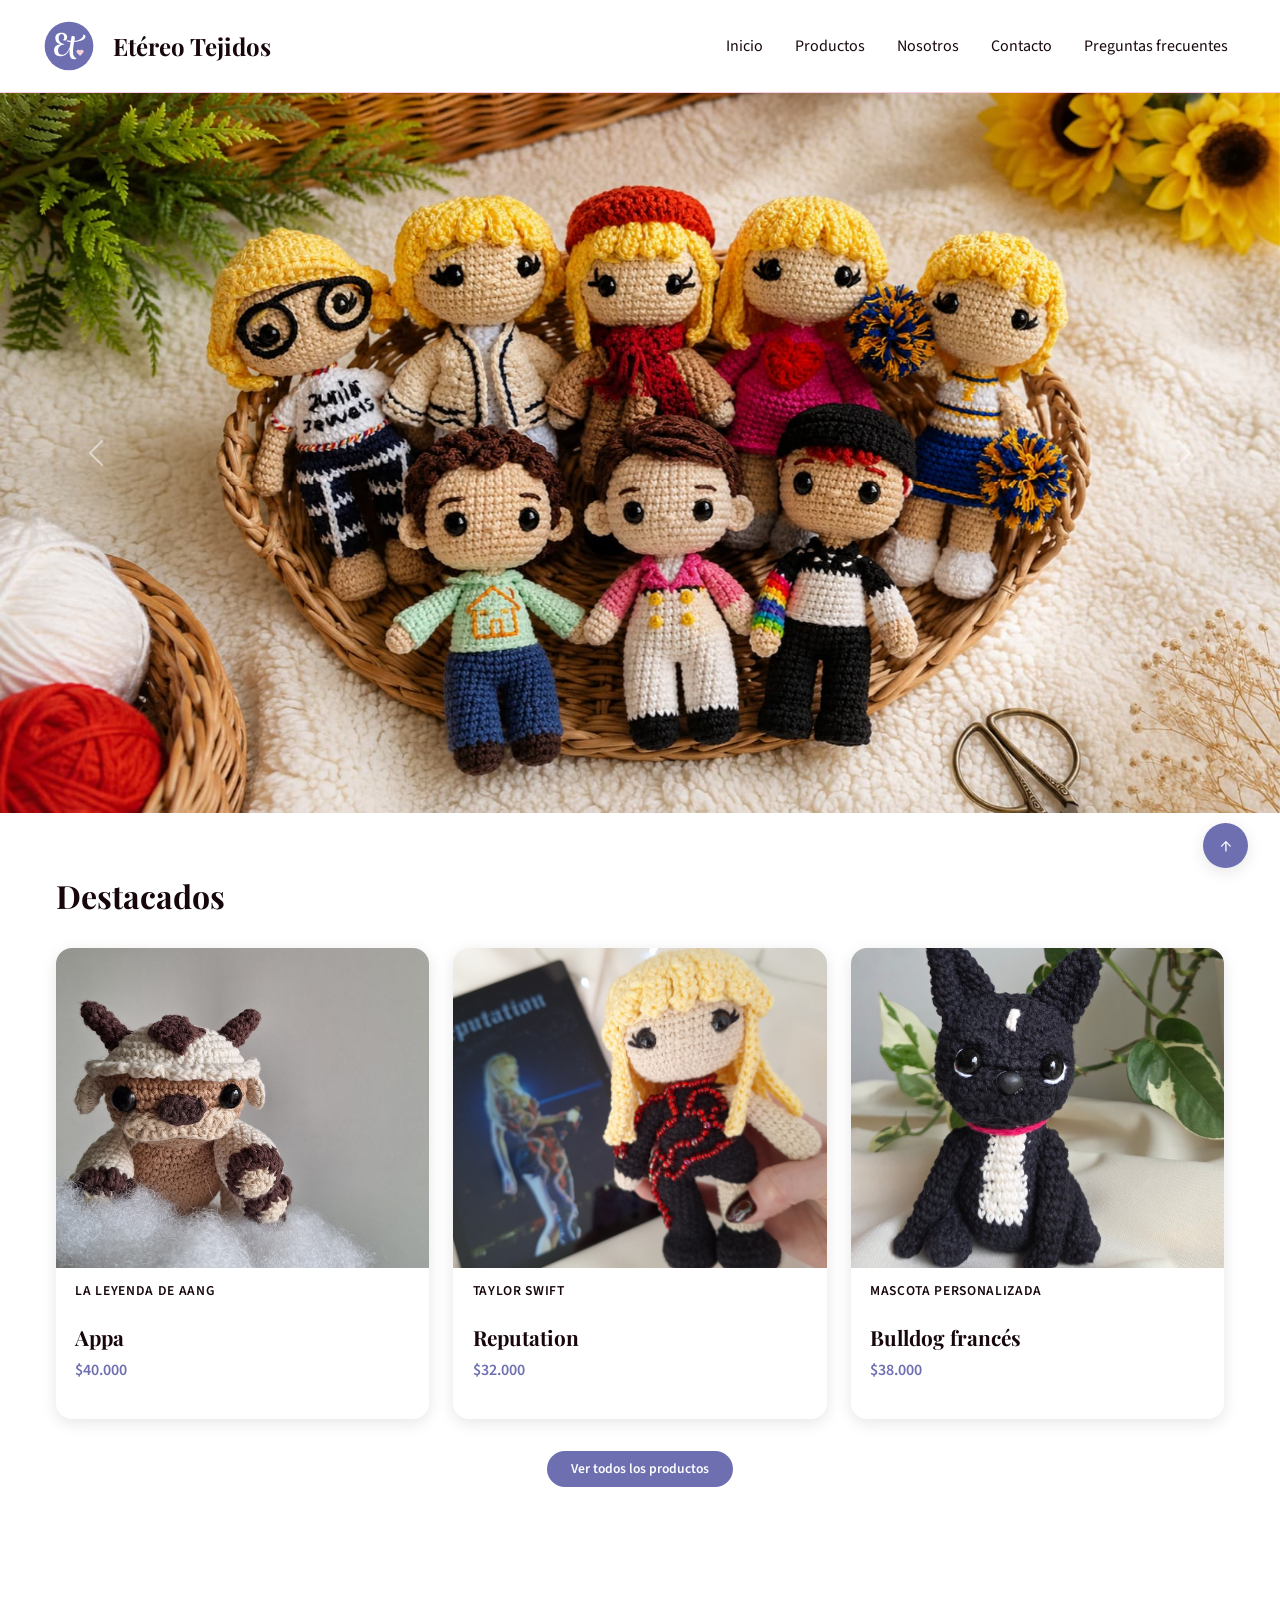
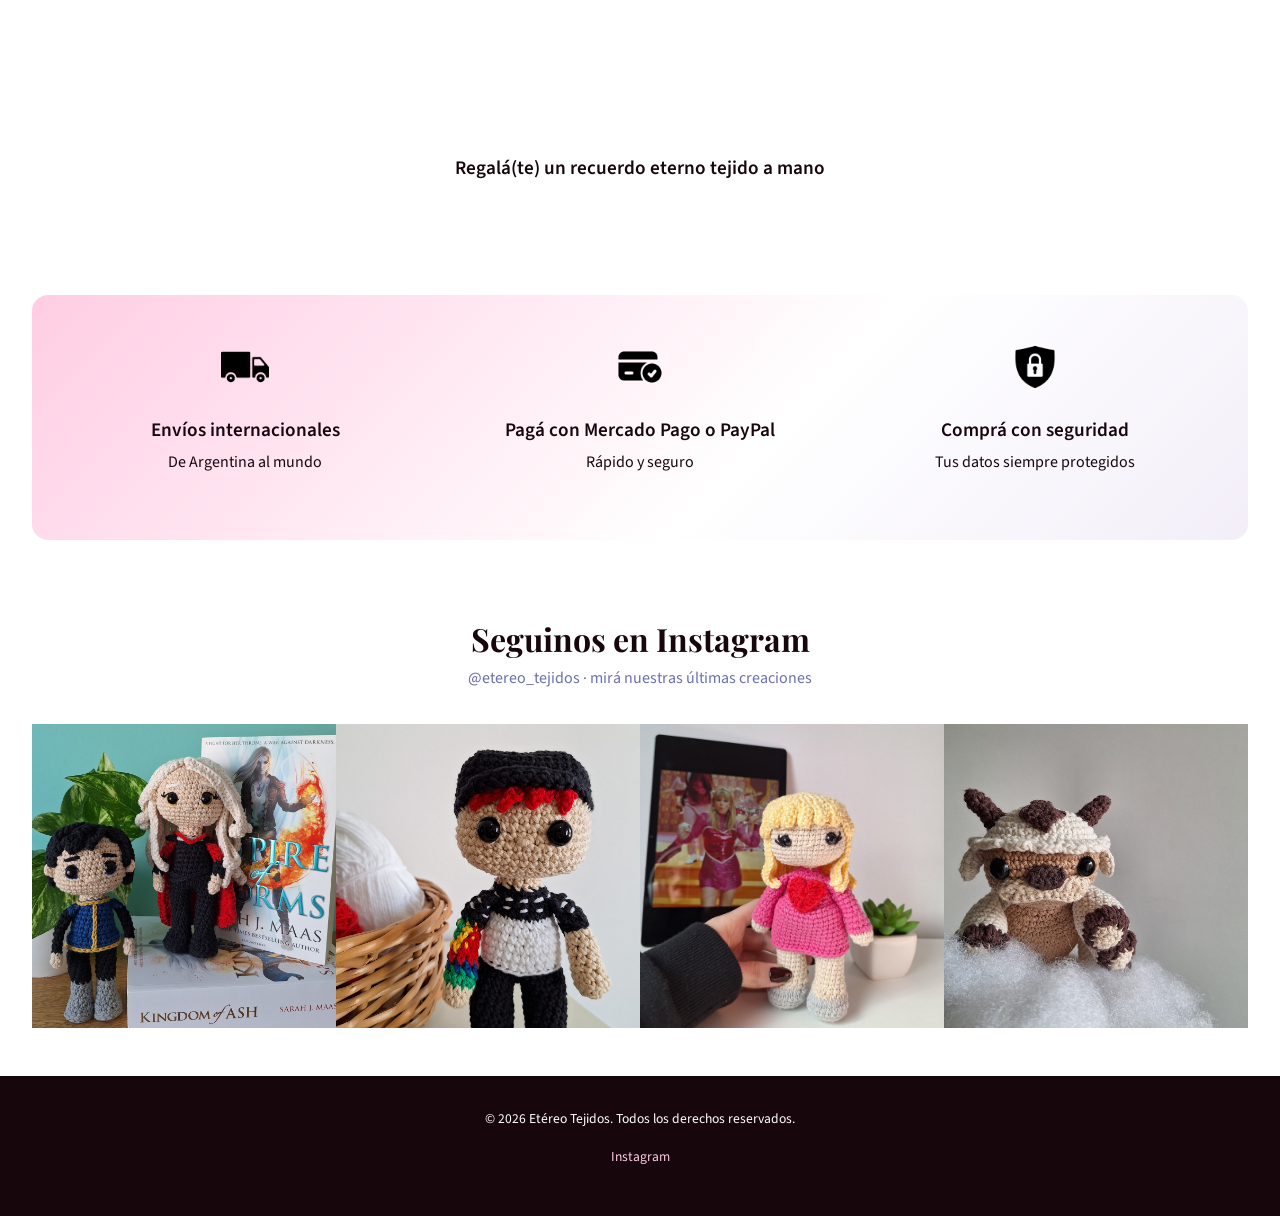
<file: index.html>
<!doctype html>
<html lang="es">
  <head>
    <meta charset="UTF-8" />
    <meta name="viewport" content="width=device-width, initial-scale=1.0" />
    <title>Etéreo Tejidos</title>
    <meta
      name="description"
      content="Amigurumis tejidos a crochet, únicos y hechos a mano. Personajes, cantantes, mascotas y ramos eternos. Envíos internacionales desde Argentina."
    />
    <meta
      name="keywords"
      content="amigurumis, crochet, tejidos a mano, amigurumis personalizados, ramos eternos, Etéreo Tejidos, regalos tejidos"
    />
    <link
      rel="icon"
      type="image/svg+xml"
      href="assets/img/logo-etereo-tejidos.svg"
    />
    <link
      href="https://cdn.jsdelivr.net/npm/bootstrap@5.3.3/dist/css/bootstrap.min.css"
      rel="stylesheet"
    />
    <link href="https://unpkg.com/aos@2.3.1/dist/aos.css" rel="stylesheet" />
    <link rel="stylesheet" href="styles/styles.css" />
  </head>

  <body>
    <header>
      <nav class="navbar navbar-expand-lg nav-etereo">
        <div class="container-fluid">
          <a class="navbar-brand" href="index.html">
            <img
              src="assets/img/logo-etereo-tejidos.svg"
              alt="Logo Etéreo Tejidos"
              height="50"
            />
            Etéreo Tejidos
          </a>
          <button
            class="navbar-toggler"
            type="button"
            data-bs-toggle="collapse"
            data-bs-target="#navbarMenu"
          >
            <span class="navbar-toggler-icon"></span>
          </button>
          <div class="collapse navbar-collapse" id="navbarMenu">
            <ul class="navbar-nav ms-auto">
              <li class="nav-item">
                <a class="nav-link" href="../index.html">Inicio</a>
              </li>
              <li class="nav-item">
                <a class="nav-link" href="pages/productos.html">Productos</a>
              </li>
              <li class="nav-item">
                <a class="nav-link" href="pages/about.html">Nosotros</a>
              </li>
              <li class="nav-item">
                <a class="nav-link" href="pages/contacto.html">Contacto</a>
              </li>
              <li class="nav-item">
                <a class="nav-link" href="pages/faq.html"
                  >Preguntas frecuentes</a
                >
              </li>
            </ul>
          </div>
        </div>
      </nav>
    </header>

    <main>
      <h1 class="visually-hidden">
        Etéreo Tejidos - Amigurumis tejidos a crochet
      </h1>
      <section class="hero">
        <div id="carouselHero" class="carousel slide" data-bs-ride="carousel">
          <div class="carousel-inner">
            <div class="carousel-item active">
              <img
                src="assets/img/coleccion-de-amigurumis.jpg"
                class="d-block w-100"
                alt="Amigurumis tejidos a crochet de Etéreo Tejidos"
              />
            </div>
            <div class="carousel-item">
              <img
                src="assets/img/coleccion-de-amigurumis-animales.jpg"
                class="d-block w-100"
                alt="Colección de amigurumis de Etéreo Tejidos"
              />
            </div>
          </div>
          <button
            class="carousel-control-prev"
            type="button"
            data-bs-target="#carouselHero"
            data-bs-slide="prev"
          >
            <span class="carousel-control-prev-icon"></span>
          </button>
          <button
            class="carousel-control-next"
            type="button"
            data-bs-target="#carouselHero"
            data-bs-slide="next"
          >
            <span class="carousel-control-next-icon"></span>
          </button>
        </div>
      </section>

      <section class="con-contenedor">
        <div class="contenedor">
          <article>
            <h2 class="titulo-destacados">Destacados</h2>
            <div class="productos-destacados">
              <article
                class="etereo-card"
                data-aos="fade-up"
                data-aos-delay="0"
              >
                <figure>
                  <img
                    src="assets/img/amigurumi-appa-avatar.jpg"
                    alt="Amigurumi de Appa, personaje de Avatar La leyenda de Aang, tejido a crochet"
                  />
                  <figcaption>La leyenda de Aang</figcaption>
                </figure>
                <div class="card-info">
                  <h3>Appa</h3>
                  <p class="precio">$40.000</p>
                </div>
              </article>

              <article
                class="etereo-card"
                data-aos="fade-up"
                data-aos-delay="100"
              >
                <figure>
                  <img
                    src="assets/img/reputation-taylor-swift.jpg"
                    alt="Amigurumi Reputation inspirado en Taylor Swift"
                  />
                  <figcaption>Taylor Swift</figcaption>
                </figure>
                <div class="card-info">
                  <h3>Reputation</h3>
                  <p class="precio">$32.000</p>
                </div>
              </article>

              <article
                class="etereo-card"
                data-aos="fade-up"
                data-aos-delay="200"
              >
                <figure>
                  <img
                    src="assets/img/amigurumi-bulldog.jpg"
                    alt="Amigurumi de bulldog francés, mascota personalizada tejida a crochet"
                  />
                  <figcaption>Mascota personalizada</figcaption>
                </figure>
                <div class="card-info">
                  <h3>Bulldog francés</h3>
                  <p class="precio">$38.000</p>
                </div>
              </article>
            </div>

            <div class="ver-mas">
              <a href="pages/productos.html" class="btn-ver-mas"
                >Ver todos los productos</a
              >
            </div>
          </article>
        </div>
      </section>

      <section class="seccion-video">
        <!-- VIDEO -->
        <div class="contenedor">
          <article>
            <figure>
              <video class="video-vertical" autoplay muted loop playsinline>
                <source
                  src="assets/video/showcase-amigurumis-vertical.mp4"
                  type="video/mp4"
                />
                Tu navegador no soporta la reproducción de video.
              </video>

              <video class="video-horizontal" autoplay muted loop playsinline>
                <source
                  src="assets/video/showcase-amigurumis-horizontal.mp4"
                  type="video/mp4"
                />
                Tu navegador no soporta la reproducción de video.
              </video>

              <figcaption>
                Regalá(te) un recuerdo eterno tejido a mano
              </figcaption>
            </figure>
          </article>
        </div>
      </section>

      <section>
        <!-- ENVIOS Y MEDIOS DE PAGO -->
        <article class="info-grid">
          <article class="info-envio">
            <figure>
              <img
                src="assets/img/icono-envio.png"
                alt="Ícono de camión de envío"
              />
            </figure>
            <h4>Envíos internacionales</h4>
            <p>De Argentina al mundo</p>
          </article>

          <article class="info-pago">
            <figure>
              <img
                src="assets/img/icono-pago.png"
                alt="Ícono de tarjeta de crédito"
              />
            </figure>
            <h4>Pagá con Mercado Pago o PayPal</h4>
            <p>Rápido y seguro</p>
          </article>

          <article class="info-seguridad">
            <figure>
              <img
                src="assets/img/icono-seguridad.png"
                alt="Ícono de candado de seguridad"
              />
            </figure>
            <h4>Comprá con seguridad</h4>
            <p>Tus datos siempre protegidos</p>
          </article>
        </article>
      </section>

      <section class="seccion-instagram">
        <article>
          <h2>Seguinos en Instagram</h2>
          <p>
            <a
              href="https://www.instagram.com/etereo_tejidos/"
              target="_blank"
              rel="noopener noreferrer"
              >@etereo_tejidos</a
            >
            · mirá nuestras últimas creaciones
          </p>

          <div class="instagram-grid">
            <article>
              <a
                href="https://www.instagram.com/reel/DXNbcDFDBw8/?utm_source=ig_web_copy_link&igsh=NTc4MTIwNjQ2YQ=="
                target="_blank"
                rel="noopener noreferrer"
              >
                <figure>
                  <img
                    src="assets/img/amigurumi-trono-de-cristal.jpg"
                    alt="Amigurumis de personajes de libros tejidos a crochet"
                  />
                </figure>
              </a>
            </article>

            <article>
              <a
                href="https://www.instagram.com/reel/DIkQFXWsaHO/?utm_source=ig_web_copy_link&igsh=NTc4MTIwNjQ2YQ=="
                target="_blank"
                rel="noopener noreferrer"
              >
                <figure>
                  <img
                    src="assets/img/amigurumi-21-pilots.jpg"
                    alt="Amigurumi de personaje con detalles en rojo tejido a mano"
                  />
                </figure>
              </a>
            </article>

            <article>
              <a
                href="https://www.instagram.com/reel/DHWIsgWRXiQ/?utm_source=ig_web_copy_link&igsh=NTc4MTIwNjQ2YQ=="
                target="_blank"
                rel="noopener noreferrer"
              >
                <figure>
                  <img
                    src="assets/img/amigurumi-lover-taylor-swift.jpg"
                    alt="Amigurumi de muñeca con vestido rosa a crochet"
                  />
                </figure>
              </a>
            </article>

            <article>
              <a
                href="https://www.instagram.com/etereo_tejidos/reel/DDe9l4NRICn/"
                target="_blank"
                rel="noopener noreferrer"
              >
                <figure>
                  <img
                    src="assets/img/amigurumi-appa-avatar.jpg"
                    alt="Amigurumi de Appa de Avatar tejido a crochet"
                  />
                </figure>
              </a>
            </article>
          </div>
        </article>
      </section>
    </main>

    <footer>
      <p>© 2026 Etéreo Tejidos. Todos los derechos reservados.</p>
      <p>
        <a
          href="https://www.instagram.com/etereo_tejidos/"
          target="_blank"
          rel="noopener noreferrer"
          >Instagram</a
        >
      </p>
    </footer>
    <a href="#" class="btn-top">↑</a>
    <script src="https://cdn.jsdelivr.net/npm/bootstrap@5.3.3/dist/js/bootstrap.bundle.min.js"></script>
    <script src="https://unpkg.com/aos@2.3.1/dist/aos.js"></script>
    <script>
      AOS.init({
        duration: 1000,
        easing: "ease-out-cubic",
        once: true,
        offset: 50,
      });
    </script>
  </body>
</html>
</file>
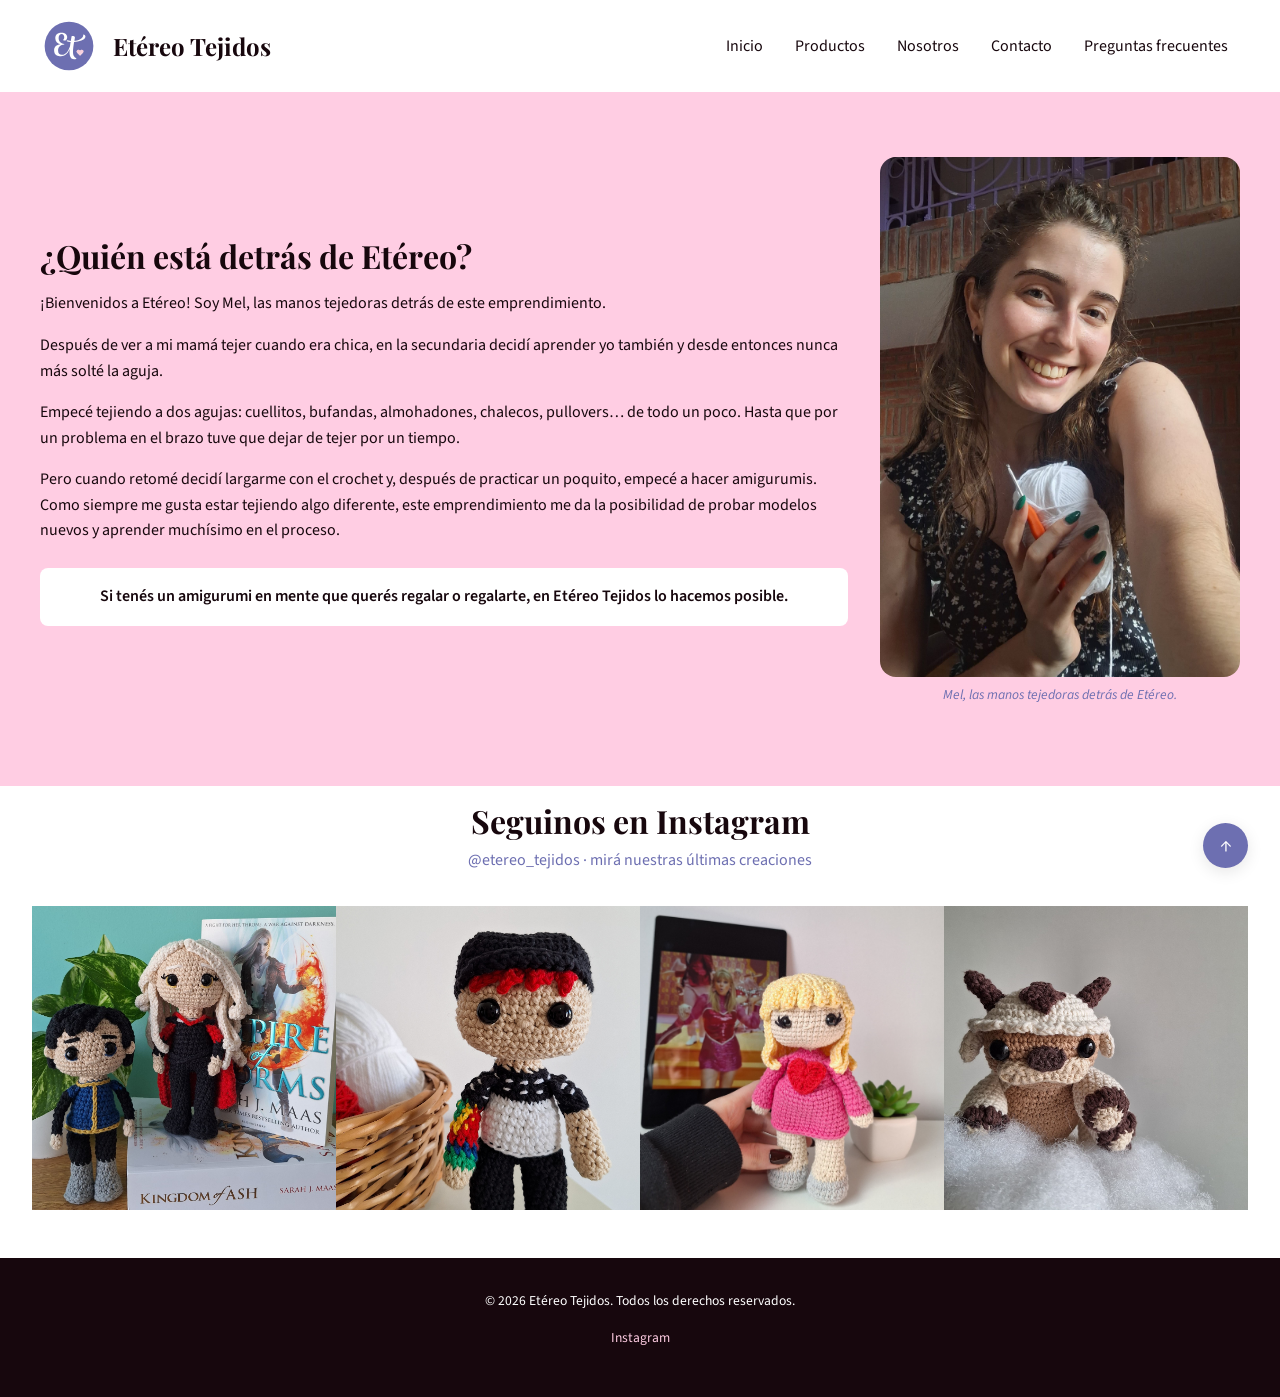
<file: pages/about.html>
<!doctype html>
<html lang="es">
  <head>
    <meta charset="UTF-8" />
    <meta name="viewport" content="width=device-width, initial-scale=1.0" />
    <title>Nosotros | Etéreo Tejidos</title>
    <meta
      name="description"
      content="Conocé la historia de Etéreo Tejidos y de Mel, la creadora detrás de cada amigurumi tejido a crochet con dedicación y amor."
    />
    <meta
      name="keywords"
      content="Etéreo Tejidos, historia, amigurumis artesanales, crochet, tejedora, hecho a mano"
    />
    <link
      rel="icon"
      type="image/svg+xml"
      href="../assets/img/logo-etereo-tejidos.svg"
    />
    <link
      href="https://cdn.jsdelivr.net/npm/bootstrap@5.3.3/dist/css/bootstrap.min.css"
      rel="stylesheet"
    />
    <link href="https://unpkg.com/aos@2.3.1/dist/aos.css" rel="stylesheet" />
    <link rel="stylesheet" href="../styles/styles.css" />
  </head>

  <body>
    <header>
      <nav class="navbar navbar-expand-lg nav-etereo">
        <div class="container-fluid">
          <a class="navbar-brand" href="../index.html">
            <img
              src="../assets/img/logo-etereo-tejidos.svg"
              alt="Logo Etéreo Tejidos"
              height="50"
            />
            Etéreo Tejidos
          </a>
          <button
            class="navbar-toggler"
            type="button"
            data-bs-toggle="collapse"
            data-bs-target="#navbarMenu"
          >
            <span class="navbar-toggler-icon"></span>
          </button>
          <div class="collapse navbar-collapse" id="navbarMenu">
            <ul class="navbar-nav ms-auto">
              <li class="nav-item">
                <a class="nav-link" href="../index.html">Inicio</a>
              </li>
              <li class="nav-item">
                <a class="nav-link" href="productos.html">Productos</a>
              </li>
              <li class="nav-item">
                <a class="nav-link" href="about.html">Nosotros</a>
              </li>
              <li class="nav-item">
                <a class="nav-link" href="contacto.html">Contacto</a>
              </li>
              <li class="nav-item">
                <a class="nav-link" href="faq.html">Preguntas frecuentes</a>
              </li>
            </ul>
          </div>
        </div>
      </nav>
    </header>

    <main>
      <h1 class="visually-hidden">
        Etéreo Tejidos - Amigurumis tejidos a crochet
      </h1>
      <section class="about-hero">
        <!-- HERO -->
        <div class="about-inner">
          <div class="about-hero-texto">
            <h2>¿Quién está detrás de Etéreo?</h2>
            <p>
              ¡Bienvenidos a Etéreo! Soy Mel, las manos tejedoras detrás de este
              emprendimiento.
            </p>
            <p>
              Después de ver a mi mamá tejer cuando era chica, en la secundaria
              decidí aprender yo también y desde entonces nunca más solté la
              aguja.
            </p>
            <p>
              Empecé tejiendo a dos agujas: cuellitos, bufandas, almohadones,
              chalecos, pullovers… de todo un poco. Hasta que por un problema en
              el brazo tuve que dejar de tejer por un tiempo.
            </p>
            <p>
              Pero cuando retomé decidí largarme con el crochet y, después de
              practicar un poquito, empecé a hacer amigurumis. Como siempre me
              gusta estar tejiendo algo diferente, este emprendimiento me da la
              posibilidad de probar modelos nuevos y aprender muchísimo en el
              proceso.
            </p>
            <p class="about-cta">
              Si tenés un amigurumi en mente que querés regalar o regalarte, en
              Etéreo Tejidos lo hacemos posible.
            </p>
          </div>
          <div class="about-hero-imagen">
            <figure>
              <img
                src="../assets/img/tejedora-meli.jpg"
                alt="Mel, creadora de Etéreo Tejidos"
              />
              <figcaption>
                Mel, las manos tejedoras detrás de Etéreo.
              </figcaption>
            </figure>
          </div>
        </div>
      </section>

      <!-- SECCIÓN 3: INSTAGRAM FEED -->
      <section class="seccion-instagram">
        <article>
          <h2>Seguinos en Instagram</h2>
          <p>
            <a
              href="https://www.instagram.com/etereo_tejidos/"
              target="_blank"
              rel="noopener noreferrer"
              >@etereo_tejidos</a
            >
            · mirá nuestras últimas creaciones
          </p>

          <div class="instagram-grid">
            <article>
              <a
                href="https://www.instagram.com/reel/DXNbcDFDBw8/?utm_source=ig_web_copy_link&igsh=NTc4MTIwNjQ2YQ=="
                target="_blank"
                rel="noopener noreferrer"
              >
                <figure>
                  <img
                    src="../assets/img/amigurumi-trono-de-cristal.jpg"
                    alt="Amigurumis de personajes de libros tejidos a crochet"
                  />
                </figure>
              </a>
            </article>

            <article>
              <a
                href="https://www.instagram.com/reel/DIkQFXWsaHO/?utm_source=ig_web_copy_link&igsh=NTc4MTIwNjQ2YQ=="
                target="_blank"
                rel="noopener noreferrer"
              >
                <figure>
                  <img
                    src="../assets/img/amigurumi-21-pilots.jpg"
                    alt="Amigurumi de personaje con detalles en rojo tejido a mano"
                  />
                </figure>
              </a>
            </article>

            <article>
              <a
                href="https://www.instagram.com/reel/DHWIsgWRXiQ/?utm_source=ig_web_copy_link&igsh=NTc4MTIwNjQ2YQ=="
                target="_blank"
                rel="noopener noreferrer"
              >
                <figure>
                  <img
                    src="../assets/img/amigurumi-lover-taylor-swift.jpg"
                    alt="Amigurumi de muñeca con vestido rosa a crochet"
                  />
                </figure>
              </a>
            </article>

            <article>
              <a
                href="https://www.instagram.com/etereo_tejidos/reel/DDe9l4NRICn/"
                target="_blank"
                rel="noopener noreferrer"
              >
                <figure>
                  <img
                    src="../assets/img/amigurumi-appa-avatar.jpg"
                    alt="Amigurumi de Appa de Avatar tejido a crochet"
                  />
                </figure>
              </a>
            </article>
          </div>
        </article>
      </section>
    </main>

    <footer>
      <p>© 2026 Etéreo Tejidos. Todos los derechos reservados.</p>
      <p>
        <a
          href="https://www.instagram.com/etereo_tejidos/"
          target="_blank"
          rel="noopener noreferrer"
          >Instagram</a
        >
      </p>
    </footer>
    <a href="#" class="btn-top">↑</a>
    <script src="https://cdn.jsdelivr.net/npm/bootstrap@5.3.3/dist/js/bootstrap.bundle.min.js"></script>
    <script src="https://unpkg.com/aos@2.3.1/dist/aos.js"></script>
    <script>
      AOS.init();
    </script>
  </body>
</html>
</file>
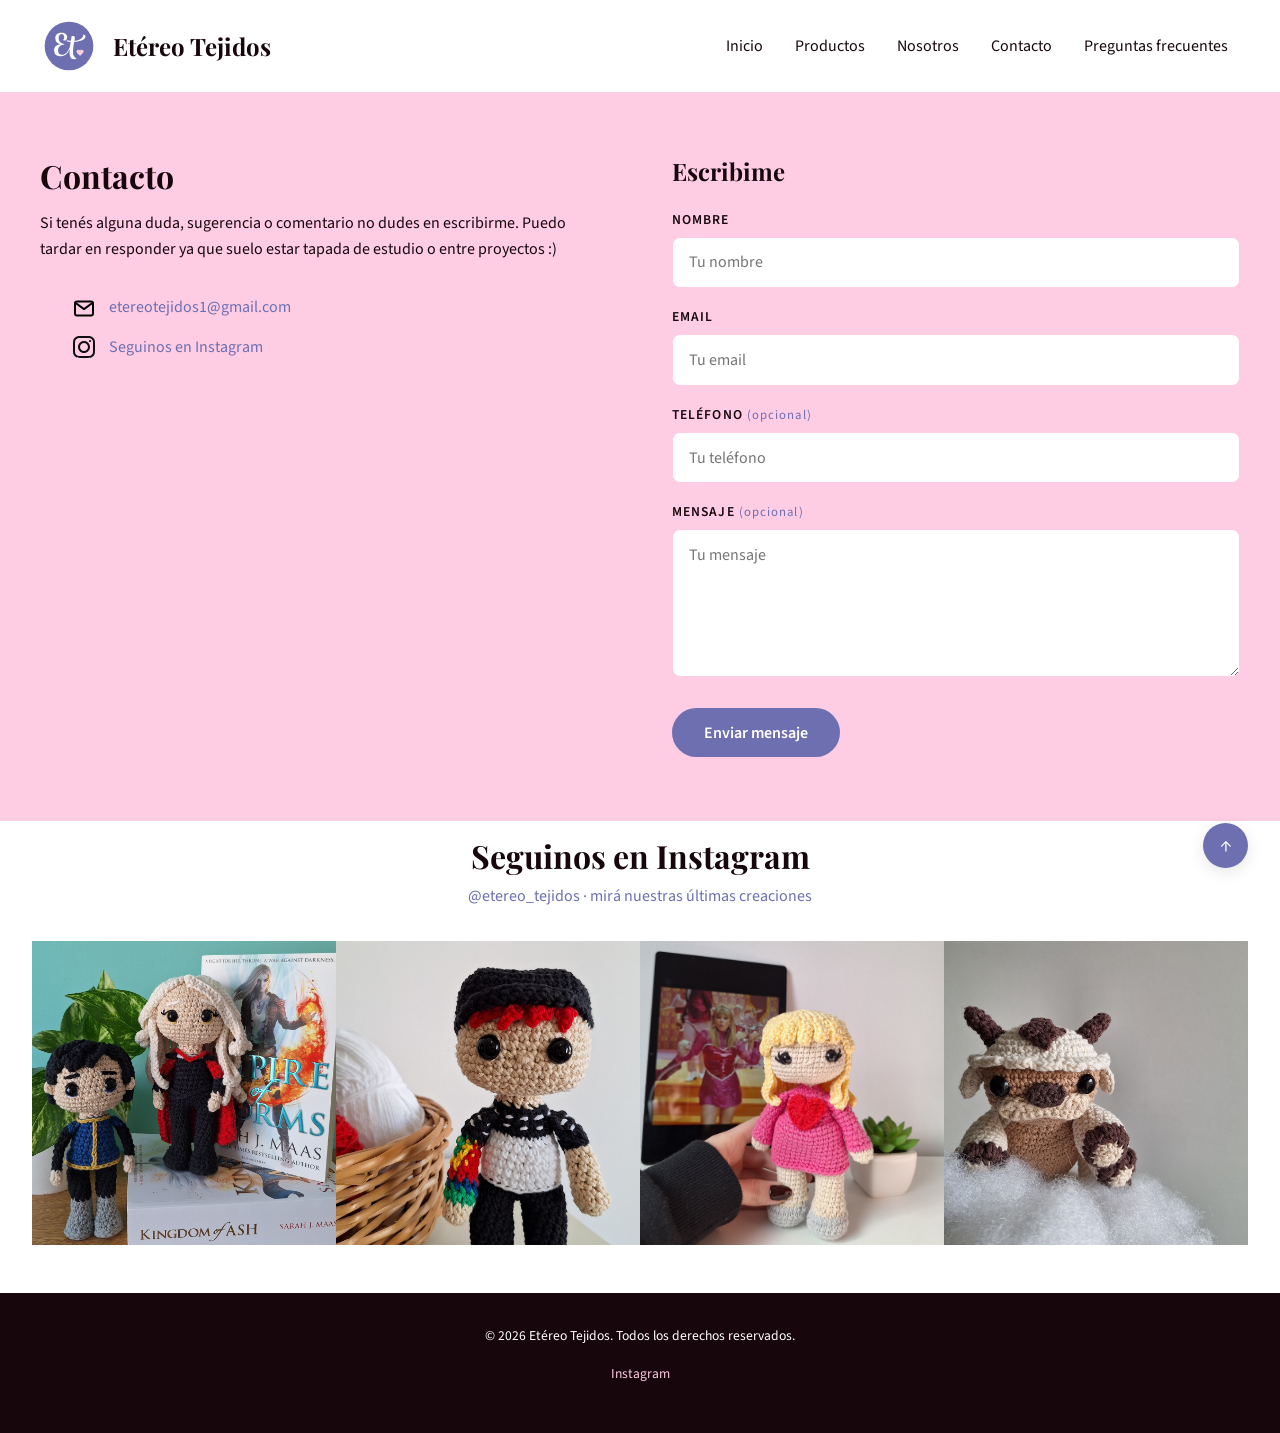
<file: pages/contacto.html>
<!doctype html>
<html lang="es">
  <head>
    <meta charset="UTF-8" />
    <meta name="viewport" content="width=device-width, initial-scale=1.0" />
    <title>Contacto | Etéreo Tejidos</title>
    <meta
      name="description"
      content="Contactate con Etéreo Tejidos para consultas o pedidos personalizados de amigurumis a crochet. Escribinos por mail o Instagram."
    />
    <meta
      name="keywords"
      content="contacto Etéreo Tejidos, pedidos amigurumis, encargar amigurumi, crochet personalizado, consultas"
    />
    <link
      rel="icon"
      type="image/svg+xml"
      href="../assets/img/logo-etereo-tejidos.svg"
    />
    <link
      href="https://cdn.jsdelivr.net/npm/bootstrap@5.3.3/dist/css/bootstrap.min.css"
      rel="stylesheet"
    />
    <link href="https://unpkg.com/aos@2.3.1/dist/aos.css" rel="stylesheet" />
    <link rel="stylesheet" href="../styles/styles.css" />
  </head>

  <body>
    <header>
      <nav class="navbar navbar-expand-lg nav-etereo">
        <div class="container-fluid">
          <a class="navbar-brand" href="../index.html">
            <img
              src="../assets/img/logo-etereo-tejidos.svg"
              alt="Logo Etéreo Tejidos"
              height="50"
            />
            Etéreo Tejidos
          </a>
          <button
            class="navbar-toggler"
            type="button"
            data-bs-toggle="collapse"
            data-bs-target="#navbarMenu"
          >
            <span class="navbar-toggler-icon"></span>
          </button>
          <div class="collapse navbar-collapse" id="navbarMenu">
            <ul class="navbar-nav ms-auto">
              <li class="nav-item">
                <a class="nav-link" href="../index.html">Inicio</a>
              </li>
              <li class="nav-item">
                <a class="nav-link" href="productos.html">Productos</a>
              </li>
              <li class="nav-item">
                <a class="nav-link" href="about.html">Nosotros</a>
              </li>
              <li class="nav-item">
                <a class="nav-link" href="contacto.html">Contacto</a>
              </li>
              <li class="nav-item">
                <a class="nav-link" href="faq.html">Preguntas frecuentes</a>
              </li>
            </ul>
          </div>
        </div>
      </nav>
    </header>

    <main>
      <h1 class="visually-hidden">
        Etéreo Tejidos - Amigurumis tejidos a crochet
      </h1>
      <section class="contacto-contenido">
        <div class="contacto-inner">
          <article class="contacto-info">
            <h2>Contacto</h2>
            <p>
              Si tenés alguna duda, sugerencia o comentario no dudes en
              escribirme. Puedo tardar en responder ya que suelo estar tapada de
              estudio o entre proyectos :)
            </p>
            <ul>
              <li>
                <img
                  src="../assets/img/icono-mail.svg"
                  alt="Ícono de correo electrónico"
                />
                <a href="mailto:etereotejidos1@gmail.com"
                  >etereotejidos1@gmail.com</a
                >
              </li>
              <li>
                <img
                  src="../assets/img/icono-instagram.svg"
                  alt="Ícono de Instagram"
                />
                <a
                  href="https://www.instagram.com/etereo_tejidos/"
                  target="_blank"
                  rel="noopener noreferrer"
                  >Seguinos en Instagram</a
                >
              </li>
            </ul>
          </article>

          <article class="contacto-form">
            <h3>Escribime</h3>
            <form action="#" method="POST">
              <label for="nombre">Nombre</label>
              <input
                type="text"
                id="nombre"
                name="nombre"
                placeholder="Tu nombre"
                required
              />

              <label for="email">Email</label>
              <input
                type="email"
                id="email"
                name="email"
                placeholder="Tu email"
                required
              />

              <label for="telefono">Teléfono <span>(opcional)</span></label>
              <input
                type="tel"
                id="telefono"
                name="telefono"
                placeholder="Tu teléfono"
              />

              <label for="mensaje">Mensaje <span>(opcional)</span></label>
              <textarea
                id="mensaje"
                name="mensaje"
                rows="5"
                placeholder="Tu mensaje"
              ></textarea>

              <button type="submit">Enviar mensaje</button>
            </form>
          </article>
        </div>
      </section>

      <section class="seccion-instagram">
        <article>
          <h2>Seguinos en Instagram</h2>
          <p>
            <a
              href="https://www.instagram.com/etereo_tejidos/"
              target="_blank"
              rel="noopener noreferrer"
              >@etereo_tejidos</a
            >
            · mirá nuestras últimas creaciones
          </p>

          <div class="instagram-grid">
            <article>
              <a
                href="https://www.instagram.com/reel/DXNbcDFDBw8/?utm_source=ig_web_copy_link&igsh=NTc4MTIwNjQ2YQ=="
                target="_blank"
                rel="noopener noreferrer"
              >
                <figure>
                  <img
                    src="../assets/img/amigurumi-trono-de-cristal.jpg"
                    alt="Amigurumis de personajes de libros tejidos a crochet"
                  />
                </figure>
              </a>
            </article>

            <article>
              <a
                href="https://www.instagram.com/reel/DIkQFXWsaHO/?utm_source=ig_web_copy_link&igsh=NTc4MTIwNjQ2YQ=="
                target="_blank"
                rel="noopener noreferrer"
              >
                <figure>
                  <img
                    src="../assets/img/amigurumi-21-pilots.jpg"
                    alt="Amigurumi de personaje con detalles en rojo tejido a mano"
                  />
                </figure>
              </a>
            </article>

            <article>
              <a
                href="https://www.instagram.com/reel/DHWIsgWRXiQ/?utm_source=ig_web_copy_link&igsh=NTc4MTIwNjQ2YQ=="
                target="_blank"
                rel="noopener noreferrer"
              >
                <figure>
                  <img
                    src="../assets/img/amigurumi-lover-taylor-swift.jpg"
                    alt="Amigurumi de muñeca con vestido rosa a crochet"
                  />
                </figure>
              </a>
            </article>

            <article>
              <a
                href="https://www.instagram.com/etereo_tejidos/reel/DDe9l4NRICn/"
                target="_blank"
                rel="noopener noreferrer"
              >
                <figure>
                  <img
                    src="../assets/img/amigurumi-appa-avatar.jpg"
                    alt="Amigurumi de Appa de Avatar tejido a crochet"
                  />
                </figure>
              </a>
            </article>
          </div>
        </article>
      </section>
    </main>

    <footer>
      <p>© 2026 Etéreo Tejidos. Todos los derechos reservados.</p>
      <p>
        <a
          href="https://www.instagram.com/etereo_tejidos/"
          target="_blank"
          rel="noopener noreferrer"
          >Instagram</a
        >
      </p>
    </footer>
    <a href="#" class="btn-top">↑</a>
    <script src="https://cdn.jsdelivr.net/npm/bootstrap@5.3.3/dist/js/bootstrap.bundle.min.js"></script>
    <script src="https://unpkg.com/aos@2.3.1/dist/aos.js"></script>
    <script>
      AOS.init();
    </script>
  </body>
</html>
</file>
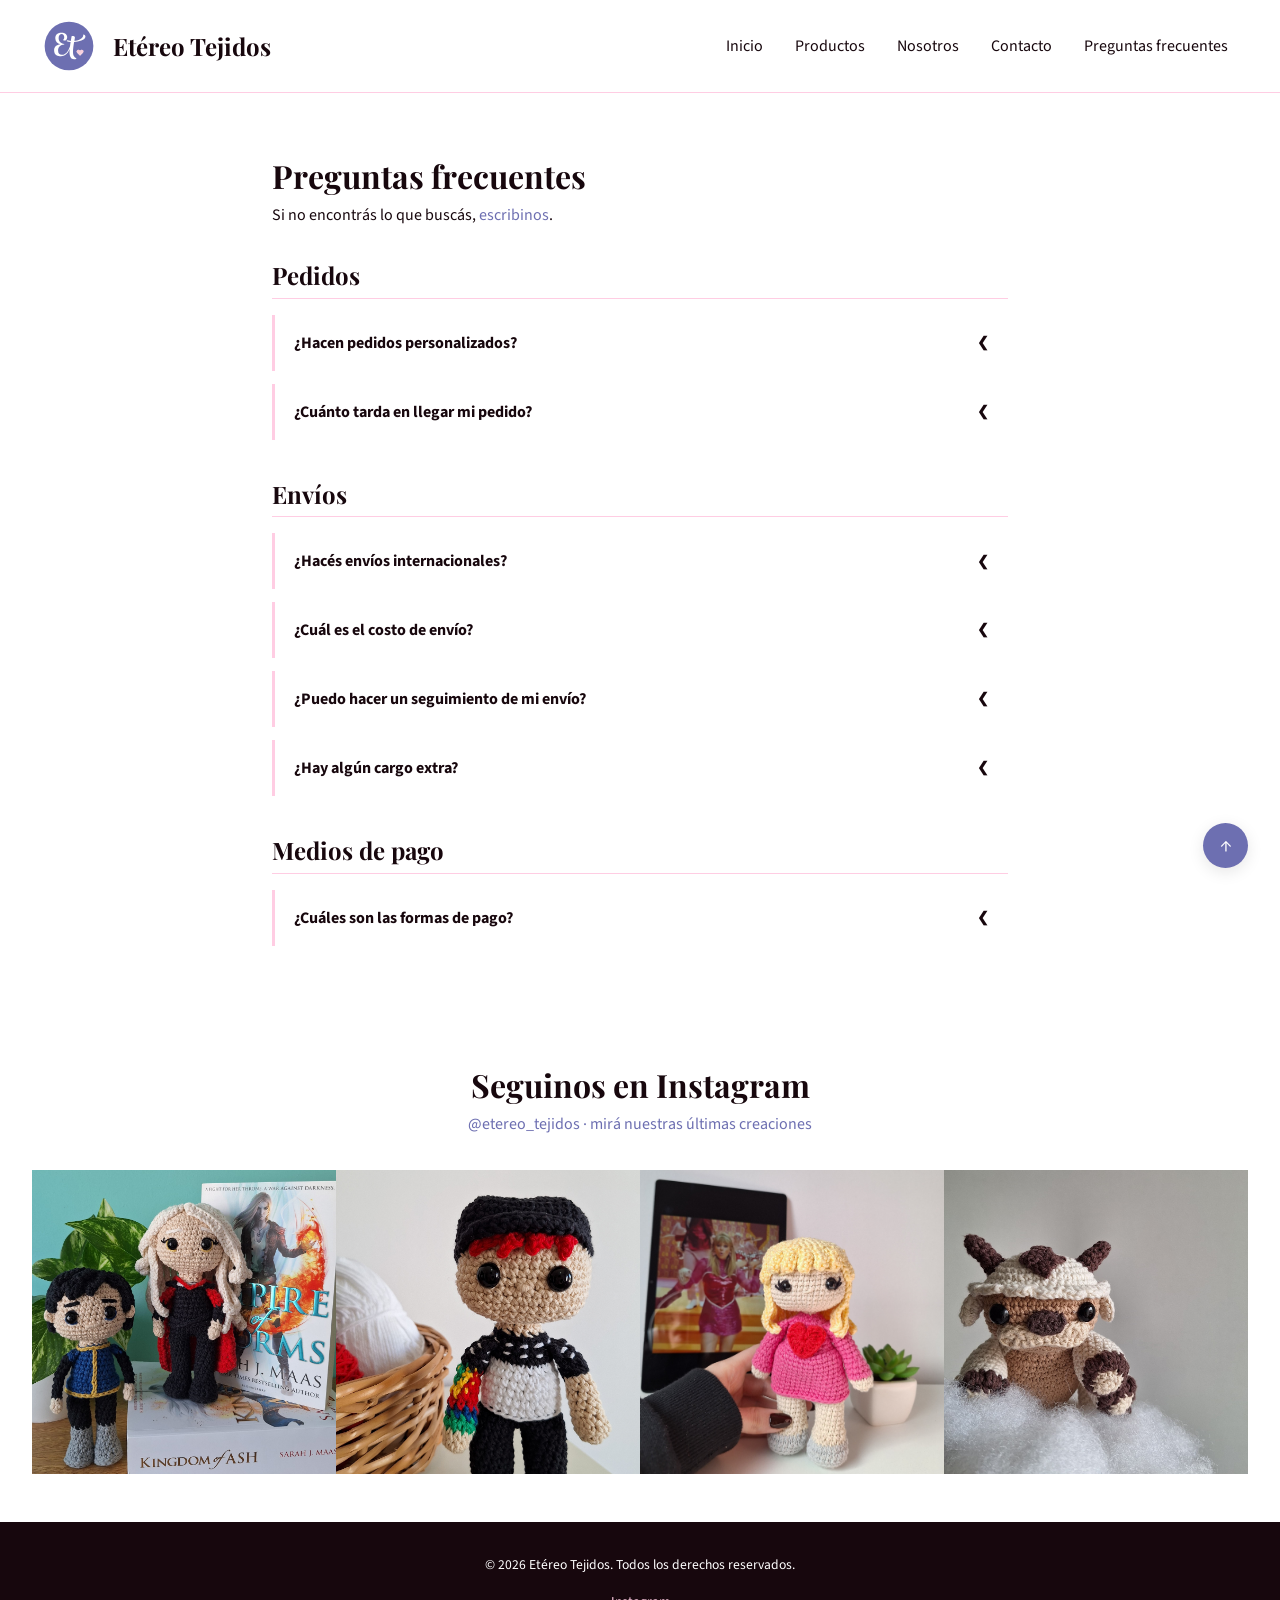
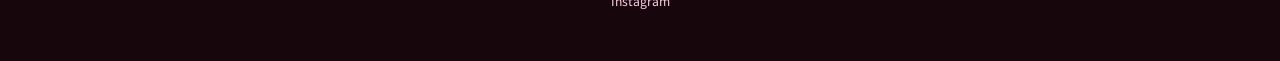
<file: pages/faq.html>
<!doctype html>
<html lang="es">
  <head>
    <meta charset="UTF-8" />
    <meta name="viewport" content="width=device-width, initial-scale=1.0" />
    <title>Preguntas frecuentes | Etéreo Tejidos</title>
    <meta
      name="description"
      content="Preguntas frecuentes sobre pedidos, envíos internacionales y medios de pago de amigurumis tejidos a crochet en Etéreo Tejidos."
    />
    <meta
      name="keywords"
      content="preguntas frecuentes, envíos amigurumis, medios de pago, pedidos crochet, Etéreo Tejidos FAQ"
    />
    <link
      rel="icon"
      type="image/svg+xml"
      href="../assets/img/logo-etereo-tejidos.svg"
    />
    <link
      href="https://cdn.jsdelivr.net/npm/bootstrap@5.3.3/dist/css/bootstrap.min.css"
      rel="stylesheet"
    />
    <link href="https://unpkg.com/aos@2.3.1/dist/aos.css" rel="stylesheet" />
    <link rel="stylesheet" href="../styles/styles.css" />
  </head>

  <body>
    <header>
      <nav class="navbar navbar-expand-lg nav-etereo">
        <div class="container-fluid">
          <a class="navbar-brand" href="../index.html">
            <img
              src="../assets/img/logo-etereo-tejidos.svg"
              alt="Logo Etéreo Tejidos"
              height="50"
            />
            Etéreo Tejidos
          </a>
          <button
            class="navbar-toggler"
            type="button"
            data-bs-toggle="collapse"
            data-bs-target="#navbarMenu"
          >
            <span class="navbar-toggler-icon"></span>
          </button>
          <div class="collapse navbar-collapse" id="navbarMenu">
            <ul class="navbar-nav ms-auto">
              <li class="nav-item">
                <a class="nav-link" href="../index.html">Inicio</a>
              </li>
              <li class="nav-item">
                <a class="nav-link" href="productos.html">Productos</a>
              </li>
              <li class="nav-item">
                <a class="nav-link" href="about.html">Nosotros</a>
              </li>
              <li class="nav-item">
                <a class="nav-link" href="contacto.html">Contacto</a>
              </li>
              <li class="nav-item">
                <a class="nav-link" href="faq.html">Preguntas frecuentes</a>
              </li>
            </ul>
          </div>
        </div>
      </nav>
    </header>

    <main>
      <h1 class="visually-hidden">
        Etéreo Tejidos - Amigurumis tejidos a crochet
      </h1>
      <section class="faq-contenido">
        <article>
          <h2>Preguntas frecuentes</h2>
          <p class="faq-contacto">
            Si no encontrás lo que buscás,
            <a href="contacto.html">escribinos</a>.
          </p>

          <article class="faq-categoria">
            <h3>Pedidos</h3>

            <details>
              <summary>¿Hacen pedidos personalizados?</summary>
              <p>
                ¡Sí! Podés escribirnos por Instagram o a través del
                <a href="contacto.html">formulario de contacto</a> para
                coordinar.
              </p>
            </details>

            <details>
              <summary>¿Cuánto tarda en llegar mi pedido?</summary>
              <p>
                La producción de cada pieza tarda aproximadamente 15 días
                hábiles (puede variar según el flujo de pedidos). A eso se suma
                el tiempo de envío, que generalmente es de entre 3 y 10 días
                hábiles según el destino.
              </p>
            </details>
          </article>

          <article class="faq-categoria">
            <h3>Envíos</h3>

            <details>
              <summary>¿Hacés envíos internacionales?</summary>
              <p>¡Sí! Enviamos a todo el mundo a través de FedEx o DHL.</p>
            </details>

            <details>
              <summary>¿Cuál es el costo de envío?</summary>
              <p>
                El costo de envío se calcula en base al total de tu compra y tu
                ubicación. Podés verlo en el checkout, en el momento previo a
                confirmar la compra.
              </p>
            </details>

            <details>
              <summary>¿Puedo hacer un seguimiento de mi envío?</summary>
              <p>
                ¡Sí! Una vez despachado tu pedido, te enviaremos el código de
                seguimiento y todos los detalles necesarios para que puedas
                rastrearlo.
              </p>
            </details>

            <details>
              <summary>¿Hay algún cargo extra?</summary>
              <p>
                El único cargo adicional posible es el arancel de aduana de cada
                país, que cobra directamente el correo al momento de la entrega.
              </p>
              <p>
                Estos valores varían según el país de destino, por lo que te
                recomendamos consultarlos antes de realizar tu compra.
              </p>
              <p>
                Etéreo Tejidos NO se responsabiliza por este tipo de cargos.
              </p>
            </details>
          </article>

          <!-- PAGOS -->
          <article class="faq-categoria">
            <h3>Medios de pago</h3>

            <details>
              <summary>¿Cuáles son las formas de pago?</summary>
              <p>
                Si sos de Argentina, podés pagar con Mercado Pago o
                transferencia.
              </p>
              <p>
                Si sos del exterior, el único medio de pago disponible es
                PayPal. En ese caso, los precios están expresados en dólares
                estadounidenses (USD); la conversión a tu moneda local queda a
                tu cargo.
              </p>
            </details>
          </article>
        </article>
      </section>

      <section class="seccion-instagram">
        <article>
          <h2>Seguinos en Instagram</h2>
          <p>
            <a
              href="https://www.instagram.com/etereo_tejidos/"
              target="_blank"
              rel="noopener noreferrer"
              >@etereo_tejidos</a
            >
            · mirá nuestras últimas creaciones
          </p>

          <div class="instagram-grid">
            <article>
              <a
                href="https://www.instagram.com/reel/DXNbcDFDBw8/?utm_source=ig_web_copy_link&igsh=NTc4MTIwNjQ2YQ=="
                target="_blank"
                rel="noopener noreferrer"
              >
                <figure>
                  <img
                    src="../assets/img/amigurumi-trono-de-cristal.jpg"
                    alt="Amigurumis de personajes de libros tejidos a crochet"
                  />
                </figure>
              </a>
            </article>

            <article>
              <a
                href="https://www.instagram.com/reel/DIkQFXWsaHO/?utm_source=ig_web_copy_link&igsh=NTc4MTIwNjQ2YQ=="
                target="_blank"
                rel="noopener noreferrer"
              >
                <figure>
                  <img
                    src="../assets/img/amigurumi-21-pilots.jpg"
                    alt="Amigurumi de personaje con detalles en rojo tejido a mano"
                  />
                </figure>
              </a>
            </article>

            <article>
              <a
                href="https://www.instagram.com/reel/DHWIsgWRXiQ/?utm_source=ig_web_copy_link&igsh=NTc4MTIwNjQ2YQ=="
                target="_blank"
                rel="noopener noreferrer"
              >
                <figure>
                  <img
                    src="../assets/img/amigurumi-lover-taylor-swift.jpg"
                    alt="Amigurumi de muñeca con vestido rosa a crochet"
                  />
                </figure>
              </a>
            </article>

            <article>
              <a
                href="https://www.instagram.com/etereo_tejidos/reel/DDe9l4NRICn/"
                target="_blank"
                rel="noopener noreferrer"
              >
                <figure>
                  <img
                    src="../assets/img/amigurumi-appa-avatar.jpg"
                    alt="Amigurumi de Appa de Avatar tejido a crochet"
                  />
                </figure>
              </a>
            </article>
          </div>
        </article>
      </section>
    </main>

    <footer>
      <p>© 2026 Etéreo Tejidos. Todos los derechos reservados.</p>
      <p>
        <a
          href="https://www.instagram.com/etereo_tejidos/"
          target="_blank"
          rel="noopener noreferrer"
          >Instagram</a
        >
      </p>
    </footer>
    <a href="#" class="btn-top">↑</a>
    <script src="https://cdn.jsdelivr.net/npm/bootstrap@5.3.3/dist/js/bootstrap.bundle.min.js"></script>
    <script src="https://unpkg.com/aos@2.3.1/dist/aos.js"></script>
    <script>
      AOS.init();
    </script>
  </body>
</html>
</file>
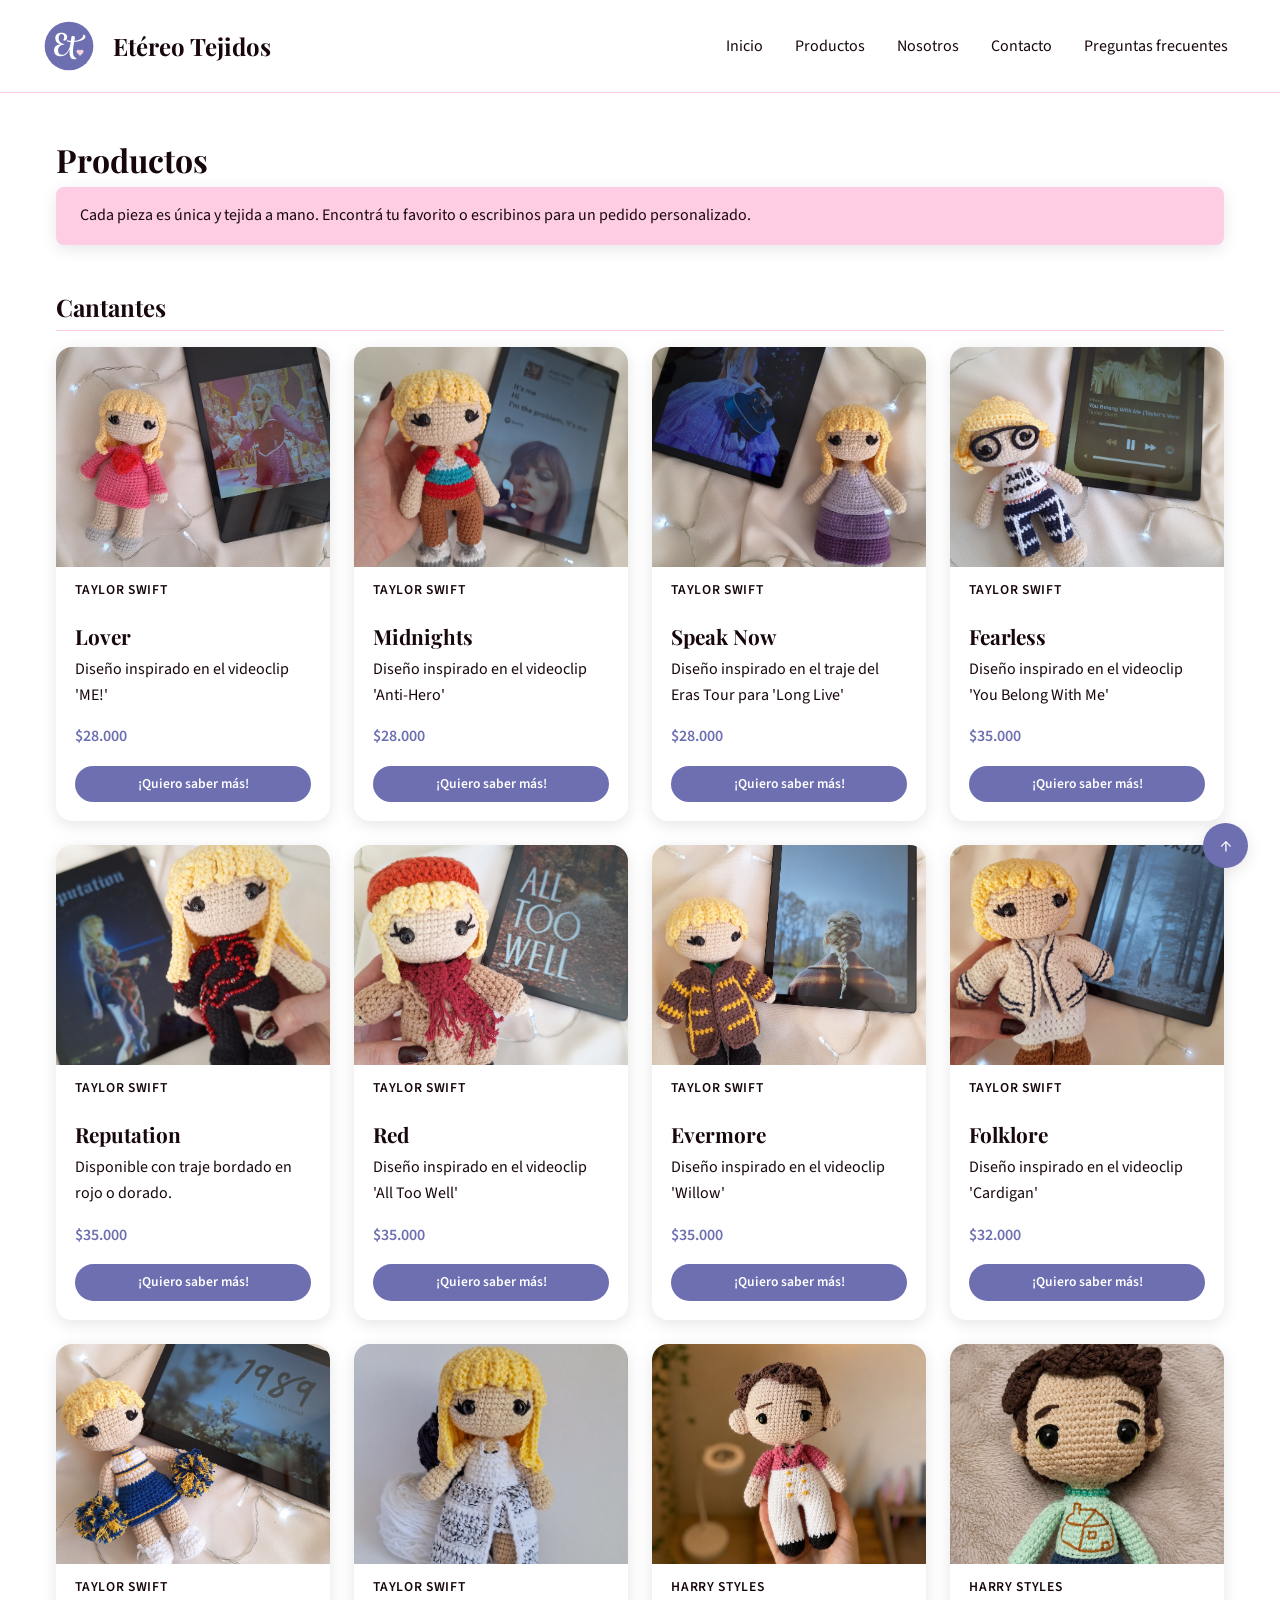
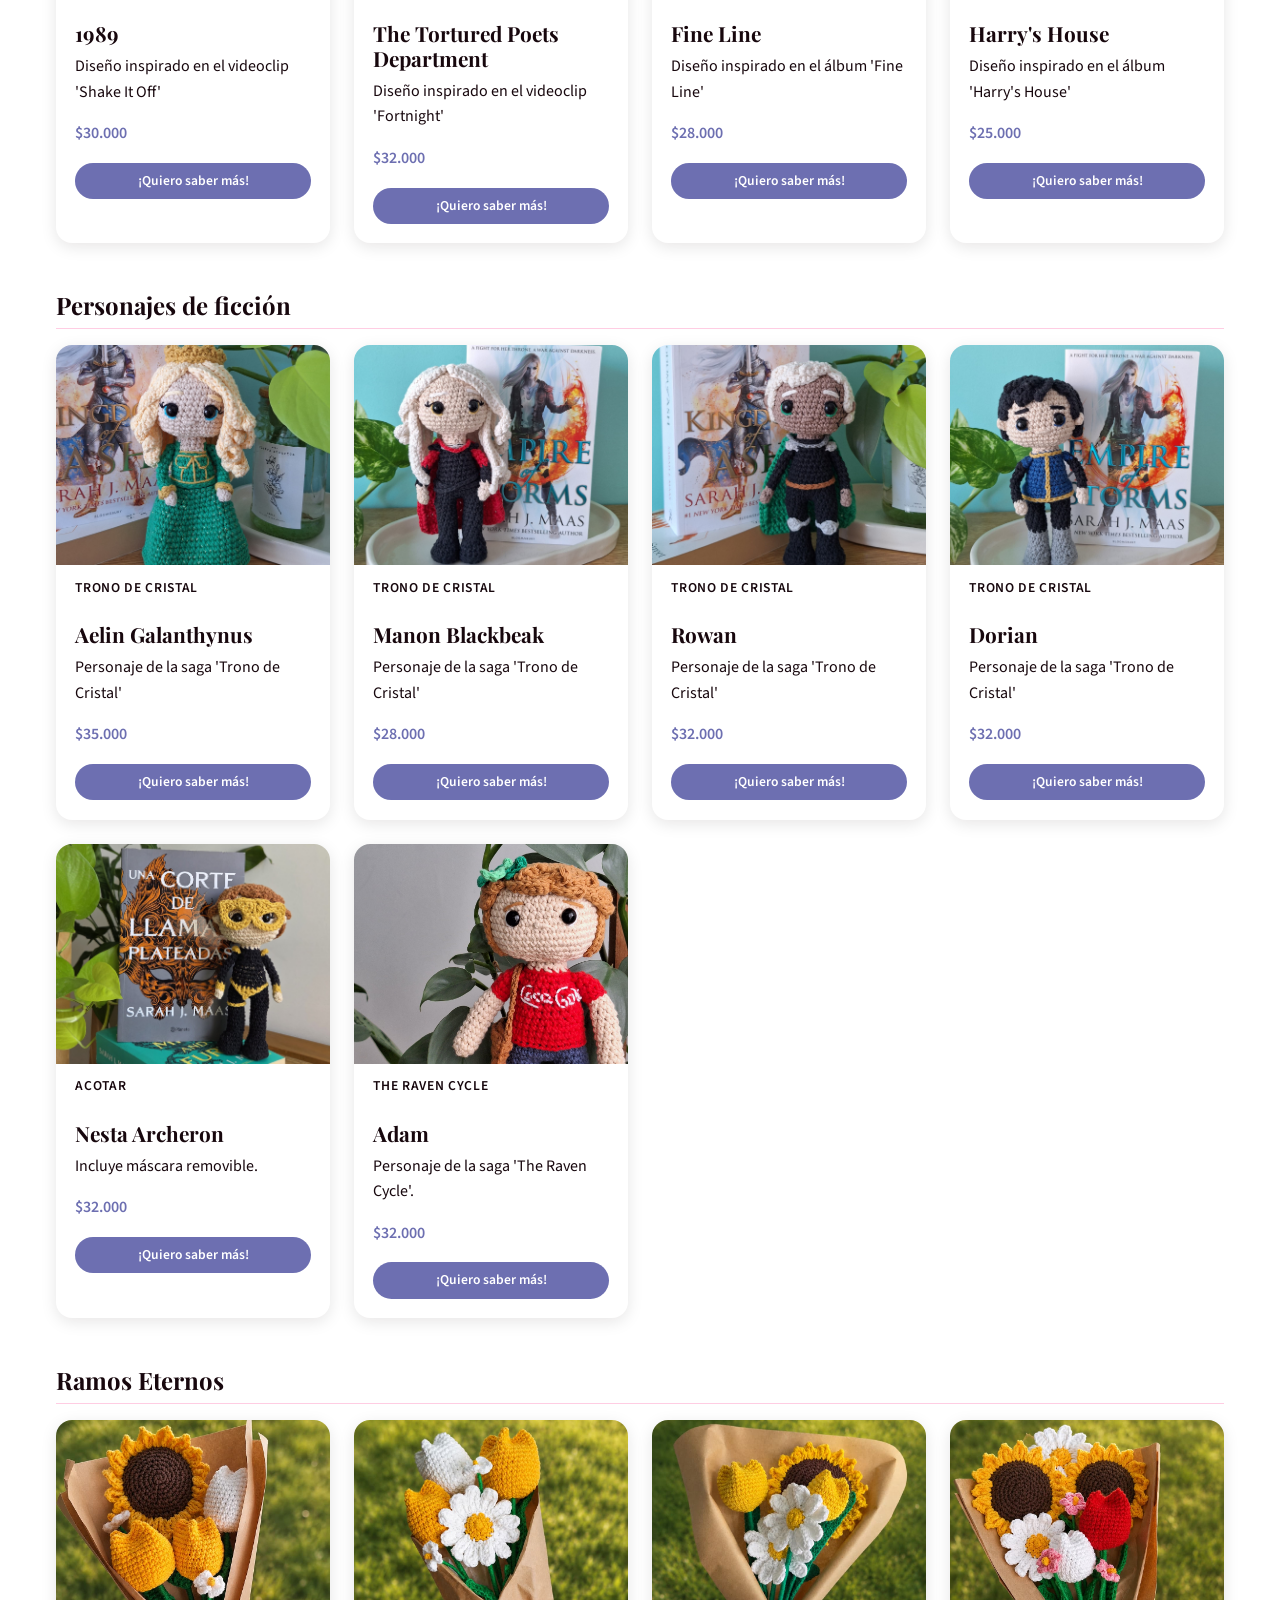
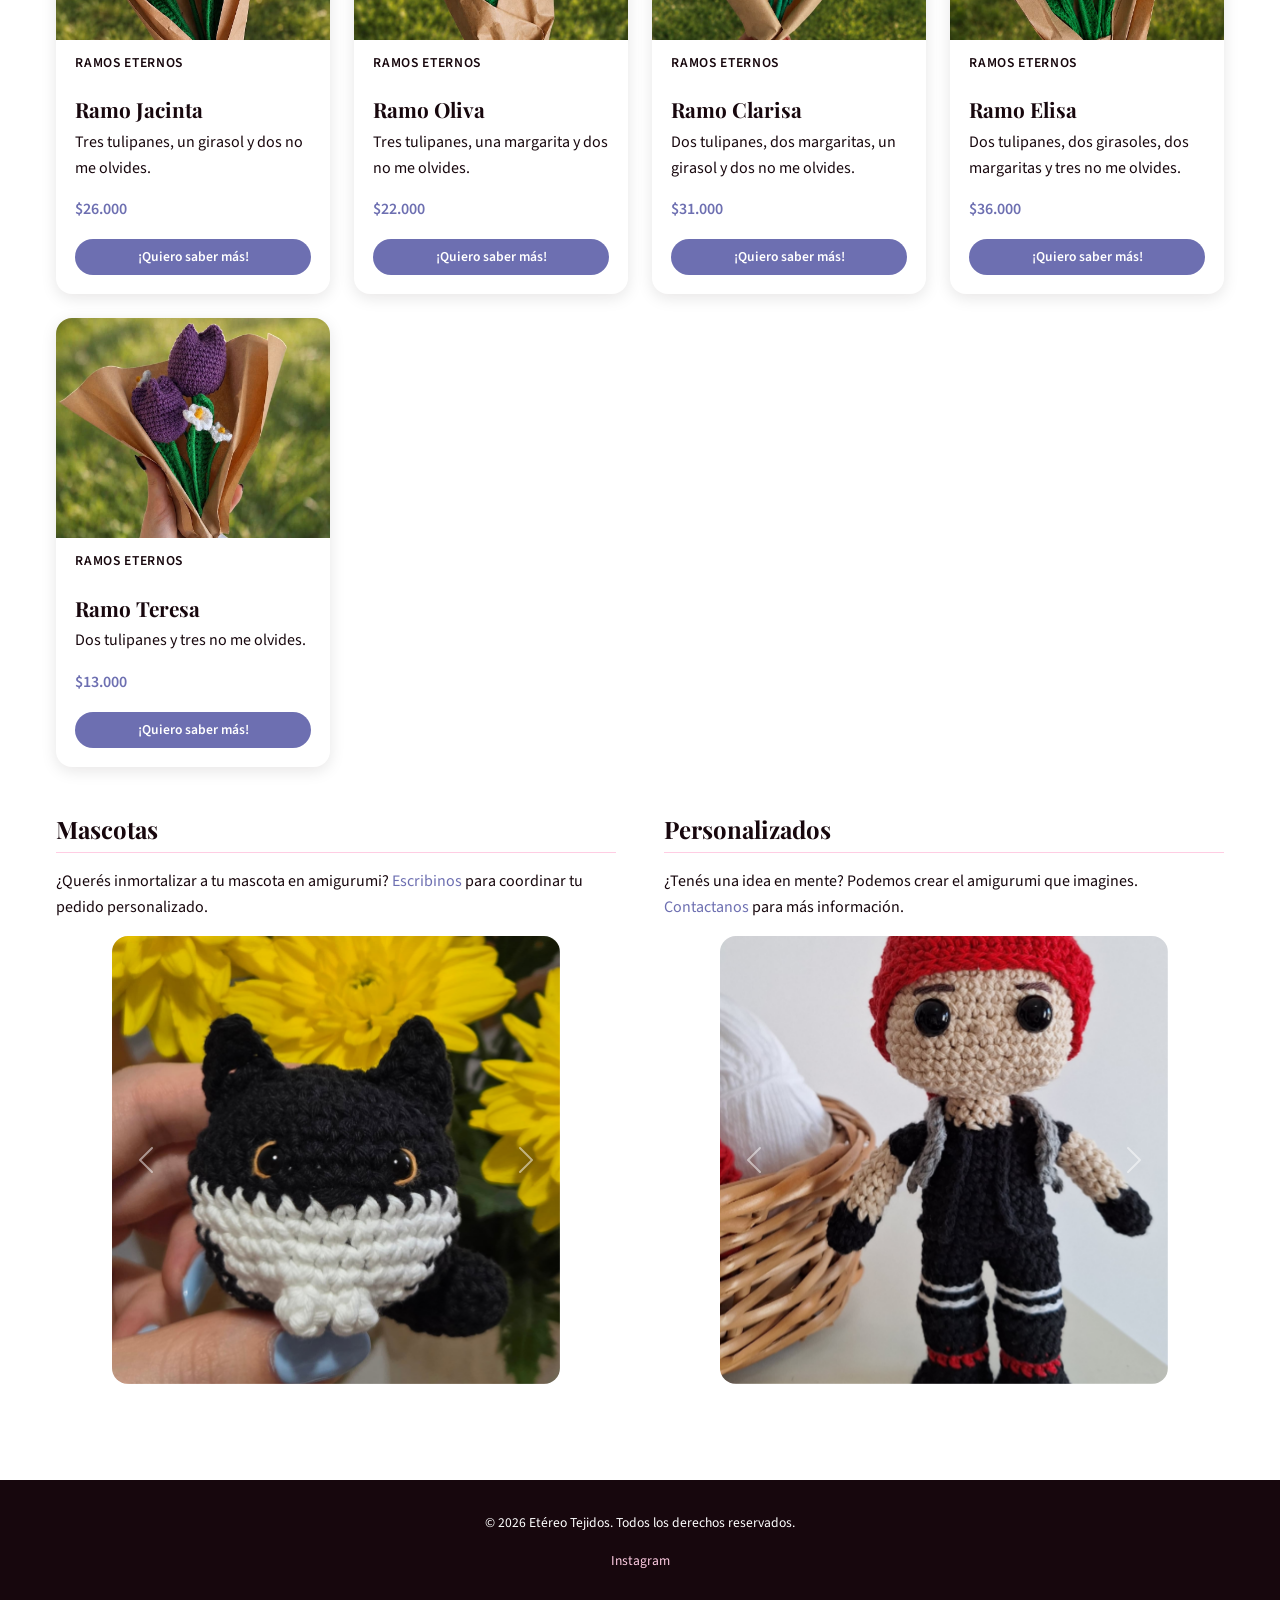
<file: pages/productos.html>
<!doctype html>
<html lang="es">
  <head>
    <meta charset="UTF-8" />
    <meta name="viewport" content="width=device-width, initial-scale=1.0" />
    <title>Productos | Etéreo Tejidos</title>
    <meta name="description" content="Catálogo de amigurumis tejidos a crochet: personajes de ficción, cantantes, mascotas, ramos eternos y pedidos personalizados. Hechos a mano en Argentina.">
    <meta name="keywords" content="amigurumis, comprar amigurumis, crochet, personajes tejidos, ramos eternos, amigurumis personalizados, mascotas tejidas">
    <link rel="icon" type="image/svg+xml" href="../assets/img/logo-etereo-tejidos.svg" />
    <link href="https://cdn.jsdelivr.net/npm/bootstrap@5.3.3/dist/css/bootstrap.min.css" rel="stylesheet">
    <link href="https://unpkg.com/aos@2.3.1/dist/aos.css" rel="stylesheet">
    <link rel="stylesheet" href="../styles/styles.css" />
  </head>

  <body>
    <header>
        <nav class="navbar navbar-expand-lg nav-etereo">
            <div class="container-fluid">
                <a class="navbar-brand" href="../index.html">
                    <img src="../assets/img/logo-etereo-tejidos.svg" alt="Logo Etéreo Tejidos" height="50">
                    Etéreo Tejidos
                </a>
                <button class="navbar-toggler" type="button" data-bs-toggle="collapse" data-bs-target="#navbarMenu">
                    <span class="navbar-toggler-icon"></span>
                </button>
                <div class="collapse navbar-collapse" id="navbarMenu">
                    <ul class="navbar-nav ms-auto">
                        <li class="nav-item"><a class="nav-link" href="../index.html">Inicio</a></li>
                        <li class="nav-item"><a class="nav-link" href="productos.html">Productos</a></li>
                        <li class="nav-item"><a class="nav-link" href="about.html">Nosotros</a></li>
                        <li class="nav-item"><a class="nav-link" href="contacto.html">Contacto</a></li>
                        <li class="nav-item"><a class="nav-link" href="faq.html">Preguntas frecuentes</a></li>
                    </ul>
                </div>
            </div>
        </nav>
    </header>

    <main>
      <h1 class="visually-hidden">Etéreo Tejidos - Amigurumis tejidos a crochet</h1>
      <section class="productos-contenido">
        <div class="contenedor">
          <article>
            <h2>Productos</h2>
            <p class="productos-intro">
              Cada pieza es única y tejida a mano. Encontrá tu favorito o
              <a href="contacto.html">escribinos</a> para un pedido
              personalizado.
            </p>

          <!-- CANTANTES -->
          <article class="productos-categoria">
            <h3>Cantantes</h3>
            <div class="productos-grid">
              <article class="etereo-card">
                <figure class="card-figura">
                  <img
                    class="img-principal"
                    src="../assets/img/lover-taylor-swift.jpg"
                    alt="Amigurumi Lover inspirado en Taylor Swift"
                  />
                  <img
                    class="img-hover"
                    src="../assets/img/lover-taylor-swift-2.jpg"
                    alt="Amigurumi Lover - vista alternativa"
                  />
                  <figcaption>Taylor Swift</figcaption>
                </figure>
                <div class="card-info">
                  <h4>Lover</h4>
                  <p class="descripcion">
                    Diseño inspirado en el videoclip 'ME!'
                  </p>
                  <p class="precio">$28.000</p>
                  <a
                    href="https://ig.me/m/etereo_tejidos"
                    class="btn-consulta"
                    target="_blank"
                    rel="noopener noreferrer"
                    >¡Quiero saber más!</a
                  >
                </div>
              </article>

              <article class="etereo-card">
                <figure class="card-figura">
                  <img
                    class="img-principal"
                    src="../assets/img/midnights-taylor-swift.jpg"
                    alt="Amigurumi Midnights inspirado en Taylor Swift"
                  />
                  <img
                    class="img-hover"
                    src="../assets/img/midnights-taylor-swift-2.jpg"
                    alt="Amigurumi Midnights - vista alternativa"
                  />
                  <figcaption>Taylor Swift</figcaption>
                </figure>
                <div class="card-info">
                  <h4>Midnights</h4>
                  <p class="descripcion">
                    Diseño inspirado en el videoclip 'Anti-Hero'
                  </p>
                  <p class="precio">$28.000</p>
                  <a
                    href="https://ig.me/m/etereo_tejidos"
                    class="btn-consulta"
                    target="_blank"
                    rel="noopener noreferrer"
                    >¡Quiero saber más!</a
                  >
                </div>
              </article>

              <article class="etereo-card">
                <figure class="card-figura">
                  <img
                    class="img-principal"
                    src="../assets/img/speak-now.jpg"
                    alt="Amigurumi Speak Now inspirado en Taylor Swift"
                  />
                  <img
                    class="img-hover"
                    src="../assets/img/speak-now-2.jpg"
                    alt="Amigurumi Speak Now - vista alternativa"
                  />
                  <figcaption>Taylor Swift</figcaption>
                </figure>
                <div class="card-info">
                  <h4>Speak Now</h4>
                  <p class="descripcion">
                    Diseño inspirado en el traje del Eras Tour para 'Long Live'
                  </p>
                  <p class="precio">$28.000</p>
                  <a
                    href="https://ig.me/m/etereo_tejidos"
                    class="btn-consulta"
                    target="_blank"
                    rel="noopener noreferrer"
                    >¡Quiero saber más!</a
                  >
                </div>
              </article>

              <article class="etereo-card">
                <figure class="card-figura">
                  <img
                    class="img-principal"
                    src="../assets/img/fearless-taylor-swift.jpg"
                    alt="Amigurumi Fearless inspirado en Taylor Swift"
                  />
                  <img
                    class="img-hover"
                    src="../assets/img/fearless-taylor-swift-2.jpg"
                    alt="Amigurumi Fearless - vista alternativa"
                  />
                  <figcaption>Taylor Swift</figcaption>
                </figure>
                <div class="card-info">
                  <h4>Fearless</h4>
                  <p class="descripcion">
                    Diseño inspirado en el videoclip 'You Belong With Me'
                  </p>
                  <p class="precio">$35.000</p>
                  <a
                    href="https://ig.me/m/etereo_tejidos"
                    class="btn-consulta"
                    target="_blank"
                    rel="noopener noreferrer"
                    >¡Quiero saber más!</a
                  >
                </div>
              </article>

              <article class="etereo-card">
                <figure class="card-figura">
                  <img
                    class="img-principal"
                    src="../assets/img/reputation-taylor-swift.jpg"
                    alt="Amigurumi Reputation inspirado en Taylor Swift"
                  />
                  <img
                    class="img-hover"
                    src="../assets/img/reputation-taylor-swift-2.jpg"
                    alt="Amigurumi Reputation - vista alternativa"
                  />
                  <figcaption>Taylor Swift</figcaption>
                </figure>
                <div class="card-info">
                  <h4>Reputation</h4>
                  <p class="descripcion">
                    Disponible con traje bordado en rojo o dorado.
                  </p>
                  <p class="precio">$35.000</p>
                  <a
                    href="https://ig.me/m/etereo_tejidos"
                    class="btn-consulta"
                    target="_blank"
                    rel="noopener noreferrer"
                    >¡Quiero saber más!</a
                  >
                </div>
              </article>

              <article class="etereo-card">
                <figure class="card-figura">
                  <img
                    class="img-principal"
                    src="../assets/img/red-taylor-swift.jpg"
                    alt="Amigurumi Red inspirado en Taylor Swift"
                  />
                  <img
                    class="img-hover"
                    src="../assets/img/red-taylor-swift-2.jpg"
                    alt="Amigurumi Red - vista alternativa"
                  />
                  <figcaption>Taylor Swift</figcaption>
                </figure>
                <div class="card-info">
                  <h4>Red</h4>
                  <p class="descripcion">
                    Diseño inspirado en el videoclip 'All Too Well'
                  </p>
                  <p class="precio">$35.000</p>
                  <a
                    href="https://ig.me/m/etereo_tejidos"
                    class="btn-consulta"
                    target="_blank"
                    rel="noopener noreferrer"
                    >¡Quiero saber más!</a
                  >
                </div>
              </article>

              <article class="etereo-card">
                <figure class="card-figura">
                  <img
                    class="img-principal"
                    src="../assets/img/evermore-taylor-swift.jpg"
                    alt="Amigurumi Evermore inspirado en Taylor Swift"
                  />
                  <img
                    class="img-hover"
                    src="../assets/img/evermore-taylor-swift-2.jpg"
                    alt="Amigurumi Evermore - vista alternativa"
                  />
                  <figcaption>Taylor Swift</figcaption>
                </figure>
                <div class="card-info">
                  <h4>Evermore</h4>
                  <p class="descripcion">
                    Diseño inspirado en el videoclip 'Willow'
                  </p>
                  <p class="precio">$35.000</p>
                  <a
                    href="https://ig.me/m/etereo_tejidos"
                    class="btn-consulta"
                    target="_blank"
                    rel="noopener noreferrer"
                    >¡Quiero saber más!</a
                  >
                </div>
              </article>

              <article class="etereo-card">
                <figure class="card-figura">
                  <img
                    class="img-principal"
                    src="../assets/img/folklore-taylor-swift.jpg"
                    alt="Amigurumi Folklore inspirado en Taylor Swift"
                  />
                  <img
                    class="img-hover"
                    src="../assets/img/folklore-taylor-swift-2.jpg"
                    alt="Amigurumi Folklore - vista alternativa"
                  />
                  <figcaption>Taylor Swift</figcaption>
                </figure>
                <div class="card-info">
                  <h4>Folklore</h4>
                  <p class="descripcion">
                    Diseño inspirado en el videoclip 'Cardigan'
                  </p>
                  <p class="precio">$32.000</p>
                  <a
                    href="https://ig.me/m/etereo_tejidos"
                    class="btn-consulta"
                    target="_blank"
                    rel="noopener noreferrer"
                    >¡Quiero saber más!</a
                  >
                </div>
              </article>

              <article class="etereo-card">
                <figure class="card-figura">
                  <img
                    class="img-principal"
                    src="../assets/img/1989-taylor-swift.jpg"
                    alt="Amigurumi 1989 inspirado en Taylor Swift"
                  />
                  <img
                    class="img-hover"
                    src="../assets/img/1989-taylor-swift-2.jpg"
                    alt="Amigurumi 1989 - vista alternativa"
                  />
                  <figcaption>Taylor Swift</figcaption>
                </figure>
                <div class="card-info">
                  <h4>1989</h4>
                  <p class="descripcion">
                    Diseño inspirado en el videoclip 'Shake It Off'
                  </p>
                  <p class="precio">$30.000</p>
                  <a
                    href="https://ig.me/m/etereo_tejidos"
                    class="btn-consulta"
                    target="_blank"
                    rel="noopener noreferrer"
                    >¡Quiero saber más!</a
                  >
                </div>
              </article>

              <!-- TTPD - SIN hover -->
              <article class="etereo-card">
                <figure class="card-figura">
                  <img
                    class="img-principal"
                    src="../assets/img/ttpd-taylor-swift.jpg"
                    alt="Amigurumi The Tortured Poets Department inspirado en Taylor Swift"
                  />
                  <img
                    class="img-hover"
                    src="../assets/img/ttpd-taylor-swift.jpg"
                    alt="Amigurumi The Tortured Poets Department - vista alternativa"
                  />
                  <figcaption>Taylor Swift</figcaption>
                </figure>
                <div class="card-info">
                  <h4>The Tortured Poets Department</h4>
                  <p class="descripcion">
                    Diseño inspirado en el videoclip 'Fortnight'
                  </p>
                  <p class="precio">$32.000</p>
                  <a
                    href="https://ig.me/m/etereo_tejidos"
                    class="btn-consulta"
                    target="_blank"
                    rel="noopener noreferrer"
                    >¡Quiero saber más!</a
                  >
                </div>
              </article>

              <article class="etereo-card">
                <figure>
                  <img
                    src="../assets/img/fine-line-harry-styles.jpg"
                    alt="Amigurumi Fine Line inspirado en Harry Styles"
                  />
                  <figcaption>Harry Styles</figcaption>
                </figure>
                <div class="card-info">
                  <h4>Fine Line</h4>
                  <p class="descripcion">
                    Diseño inspirado en el álbum 'Fine Line'
                  </p>
                  <p class="precio">$28.000</p>
                  <a
                    href="https://ig.me/m/etereo_tejidos"
                    class="btn-consulta"
                    target="_blank"
                    rel="noopener noreferrer"
                    >¡Quiero saber más!</a
                  >
                </div>
              </article>

              <article class="etereo-card">
                <figure>
                  <img
                    src="../assets/img/harrys-house-harry-styles.jpg"
                    alt="Amigurumi Harry's House inspirado en Harry Styles"
                  />
                  <figcaption>Harry Styles</figcaption>
                </figure>
                <div class="card-info">
                  <h4>Harry's House</h4>
                  <p class="descripcion">
                    Diseño inspirado en el álbum 'Harry's House'
                  </p>
                  <p class="precio">$25.000</p>
                  <a
                    href="https://ig.me/m/etereo_tejidos"
                    class="btn-consulta"
                    target="_blank"
                    rel="noopener noreferrer"
                    >¡Quiero saber más!</a
                  >
                </div>
              </article>
            </div>
          </article>

          <!-- PERSONAJES DE FICCIÓN -->
          <article class="productos-categoria">
            <h3>Personajes de ficción</h3>
            <div class="productos-grid">
              <article class="etereo-card">
                <figure>
                  <img
                    src="../assets/img/aelin-galanthynus.jpg"
                    alt="Amigurumi de Aelin Galanthynus de la saga Trono de Cristal"
                  />
                  <figcaption>Trono de Cristal</figcaption>
                </figure>
                <div class="card-info">
                  <h4>Aelin Galanthynus</h4>
                  <p class="descripcion">
                    Personaje de la saga 'Trono de Cristal'
                  </p>
                  <p class="precio">$35.000</p>
                  <a
                    href="https://ig.me/m/etereo_tejidos"
                    class="btn-consulta"
                    target="_blank"
                    rel="noopener noreferrer"
                    >¡Quiero saber más!</a
                  >
                </div>
              </article>

              <article class="etereo-card">
                <figure>
                  <img
                    src="../assets/img/manon-blackbeak.jpg"
                    alt="Amigurumi de Manon Blackbeak de la saga Trono de Cristal"
                  />
                  <figcaption>Trono de Cristal</figcaption>
                </figure>
                <div class="card-info">
                  <h4>Manon Blackbeak</h4>
                  <p class="descripcion">
                    Personaje de la saga 'Trono de Cristal'
                  </p>
                  <p class="precio">$28.000</p>
                  <a
                    href="https://ig.me/m/etereo_tejidos"
                    class="btn-consulta"
                    target="_blank"
                    rel="noopener noreferrer"
                    >¡Quiero saber más!</a
                  >
                </div>
              </article>

              <article class="etereo-card">
                <figure>
                  <img
                    src="../assets/img/rowan.jpg"
                    alt="Amigurumi de Rowan de la saga Trono de Cristal"
                  />
                  <figcaption>Trono de Cristal</figcaption>
                </figure>
                <div class="card-info">
                  <h4>Rowan</h4>
                  <p class="descripcion">
                    Personaje de la saga 'Trono de Cristal'
                  </p>
                  <p class="precio">$32.000</p>
                  <a
                    href="https://ig.me/m/etereo_tejidos"
                    class="btn-consulta"
                    target="_blank"
                    rel="noopener noreferrer"
                    >¡Quiero saber más!</a
                  >
                </div>
              </article>

              <article class="etereo-card">
                <figure>
                  <img
                    src="../assets/img/dorian.jpg"
                    alt="Amigurumi de Dorian de la saga Trono de Cristal"
                  />
                  <figcaption>Trono de Cristal</figcaption>
                </figure>
                <div class="card-info">
                  <h4>Dorian</h4>
                  <p class="descripcion">
                    Personaje de la saga 'Trono de Cristal'
                  </p>
                  <p class="precio">$32.000</p>
                  <a
                    href="https://ig.me/m/etereo_tejidos"
                    class="btn-consulta"
                    target="_blank"
                    rel="noopener noreferrer"
                    >¡Quiero saber más!</a
                  >
                </div>
              </article>

              <article class="etereo-card">
                <figure>
                  <img
                    src="../assets/img/nesta-archeron.jpg"
                    alt="Amigurumi de Nesta Archeron de la saga ACOTAR con máscara removible"
                  />
                  <figcaption>ACOTAR</figcaption>
                </figure>
                <div class="card-info">
                  <h4>Nesta Archeron</h4>
                  <p class="descripcion">Incluye máscara removible.</p>
                  <p class="precio">$32.000</p>
                  <a
                    href="https://ig.me/m/etereo_tejidos"
                    class="btn-consulta"
                    target="_blank"
                    rel="noopener noreferrer"
                    >¡Quiero saber más!</a
                  >
                </div>
              </article>

              <article class="etereo-card">
                <figure>
                  <img
                    src="../assets/img/the-raven-club-adam.jpg"
                    alt="Amigurumi de Adam de The Raven Cycle"
                  />
                  <figcaption>The Raven Cycle</figcaption>
                </figure>
                <div class="card-info">
                  <h4>Adam</h4>
                  <p class="descripcion">Personaje de la saga 'The Raven Cycle'.</p>
                  <p class="precio">$32.000</p>
                  <a
                    href="https://ig.me/m/etereo_tejidos"
                    class="btn-consulta"
                    target="_blank"
                    rel="noopener noreferrer"
                    >¡Quiero saber más!</a
                  >
                </div>
              </article>

            </div>
          </article>

          <!-- RAMOS ETERNOS -->
          <article class="productos-categoria">
            <h3>Ramos Eternos</h3>
            <div class="productos-grid">
              <article class="etereo-card">
                <figure>
                  <img
                    src="../assets/img/ramo-jacinta.jpg"
                    alt="Ramo Jacinta tejido a crochet"
                  />
                  <figcaption>Ramos Eternos</figcaption>
                </figure>
                <div class="card-info">
                  <h4>Ramo Jacinta</h4>
                  <p class="descripcion">
                    Tres tulipanes, un girasol y dos no me olvides.
                  </p>
                  <p class="precio">$26.000</p>
                  <a
                    href="https://ig.me/m/etereo_tejidos"
                    class="btn-consulta"
                    target="_blank"
                    rel="noopener noreferrer"
                    >¡Quiero saber más!</a
                  >
                </div>
              </article>

              <article class="etereo-card">
                <figure>
                  <img
                    src="../assets/img/ramo-oliva.jpg"
                    alt="Ramo Oliva tejido a crochet"
                  />
                  <figcaption>Ramos Eternos</figcaption>
                </figure>
                <div class="card-info">
                  <h4>Ramo Oliva</h4>
                  <p class="descripcion">
                    Tres tulipanes, una margarita y dos no me olvides.
                  </p>
                  <p class="precio">$22.000</p>
                  <a
                    href="https://ig.me/m/etereo_tejidos"
                    class="btn-consulta"
                    target="_blank"
                    rel="noopener noreferrer"
                    >¡Quiero saber más!</a
                  >
                </div>
              </article>

              <article class="etereo-card">
                <figure>
                  <img
                    src="../assets/img/ramo-clarisa.jpg"
                    alt="Ramo Clarisa tejido a crochet"
                  />
                  <figcaption>Ramos Eternos</figcaption>
                </figure>
                <div class="card-info">
                  <h4>Ramo Clarisa</h4>
                  <p class="descripcion">
                    Dos tulipanes, dos margaritas, un girasol y dos no me
                    olvides.
                  </p>
                  <p class="precio">$31.000</p>
                  <a
                    href="https://ig.me/m/etereo_tejidos"
                    class="btn-consulta"
                    target="_blank"
                    rel="noopener noreferrer"
                    >¡Quiero saber más!</a
                  >
                </div>
              </article>

              <article class="etereo-card">
                <figure>
                  <img
                    src="../assets/img/ramo-elisa.jpg"
                    alt="Ramo Elisa tejido a crochet"
                  />
                  <figcaption>Ramos Eternos</figcaption>
                </figure>
                <div class="card-info">
                  <h4>Ramo Elisa</h4>
                  <p class="descripcion">
                    Dos tulipanes, dos girasoles, dos margaritas y tres no me
                    olvides.
                  </p>
                  <p class="precio">$36.000</p>
                  <a
                    href="https://ig.me/m/etereo_tejidos"
                    class="btn-consulta"
                    target="_blank"
                    rel="noopener noreferrer"
                    >¡Quiero saber más!</a
                  >
                </div>
              </article>

              <article class="etereo-card">
                <figure>
                  <img
                    src="../assets/img/ramo-teresa.jpg"
                    alt="Ramo Teresa tejido a crochet"
                  />
                  <figcaption>Ramos Eternos</figcaption>
                </figure>
                <div class="card-info">
                  <h4>Ramo Teresa</h4>
                  <p class="descripcion">Dos tulipanes y tres no me olvides.</p>
                  <p class="precio">$13.000</p>
                  <a
                    href="https://ig.me/m/etereo_tejidos"
                    class="btn-consulta"
                    target="_blank"
                    rel="noopener noreferrer"
                    >¡Quiero saber más!</a
                  >
                </div>
              </article>
            </div>
          </article>

          <div class="categorias-grid">
          <!-- MASCOTAS -->
            <article class="productos-categoria">
                <h3>Mascotas</h3>
                <p>¿Querés inmortalizar a tu mascota en amigurumi? <a href="contacto.html">Escribinos</a> para coordinar tu pedido personalizado.</p>
                <div id="carouselMascotas" class="carousel slide carousel-categorias" data-bs-ride="carousel">
                    <div class="carousel-inner">
                        <div class="carousel-item active">
                            <img src="../assets/img/amigurumi-gato-peque.jpg" class="d-block w-100" alt="Amigurumi mascota gato">
                        </div>
                        <div class="carousel-item">
                            <img src="../assets/img/amigurumi-gato-peque-2.jpg" class="d-block w-100" alt="Amigurumi mascota gato 2">
                        </div>
                        <div class="carousel-item">
                            <img src="../assets/img/amigurumi-bulldog.jpg" class="d-block w-100" alt="Amigurumi mascota bulldog">
                        </div>
                        <div class="carousel-item">
                            <img src="../assets/img/amigurumi-perro.jpg" class="d-block w-100" alt="Amigurumi mascota perro">
                        </div>
                    </div>
                    <button class="carousel-control-prev" type="button" data-bs-target="#carouselMascotas" data-bs-slide="prev">
                        <span class="carousel-control-prev-icon"></span>
                    </button>
                    <button class="carousel-control-next" type="button" data-bs-target="#carouselMascotas" data-bs-slide="next">
                        <span class="carousel-control-next-icon"></span>
                    </button>
                </div>
            </article>

          <!-- PERSONALIZADOS -->
          <article class="productos-categoria">
            <h3>Personalizados</h3>
            <p>¿Tenés una idea en mente? Podemos crear el amigurumi que imagines. <a href="contacto.html">Contactanos</a> para más información.</p>
            
            <div id="carouselPersonalizados" class="carousel slide carousel-categorias" data-bs-ride="carousel">
                <div class="carousel-inner">
                    <div class="carousel-item active">
                        <img src="../assets/img/21pilots.jpg" class="d-block w-100" alt="Amigurumi personalizado 21 Pilots">
                    </div>
                    <div class="carousel-item">
                        <img src="../assets/img/appa.jpg" class="d-block w-100" alt="Amigurumi personalizado Appa">
                    </div>
                    <div class="carousel-item">
                        <img src="../assets/img/nutria.jpg" class="d-block w-100" alt="Amigurumi personalizado nutria">
                    </div>
                    <div class="carousel-item">
                        <img src="../assets/img/carpincho.jpg" class="d-block w-100" alt="Amigurumi personalizado carpincho">
                    </div>
                    <div class="carousel-item">
                        <img src="../assets/img/pareja.jpg" class="d-block w-100" alt="Amigurumi personalizado pareja">
                    </div>
                    <div class="carousel-item">
                        <img src="../assets/img/dragon.jpg" class="d-block w-100" alt="Amigurumi personalizado dragón">
                    </div>
                </div>
                <button class="carousel-control-prev" type="button" data-bs-target="#carouselPersonalizados" data-bs-slide="prev">
                    <span class="carousel-control-prev-icon"></span>
                </button>
                <button class="carousel-control-next" type="button" data-bs-target="#carouselPersonalizados" data-bs-slide="next">
                    <span class="carousel-control-next-icon"></span>
                </button>
            </div>
          </article>
          </div>
        </div>
      </section>
    </main>

    <footer>
      <p>© 2026 Etéreo Tejidos. Todos los derechos reservados.</p>
      <p>
        <a
          href="https://www.instagram.com/etereo_tejidos/"
          target="_blank"
          rel="noopener noreferrer"
          >Instagram</a
        >
      </p>
    </footer>
    <a href="#" class="btn-top">↑</a>
    <script src="https://cdn.jsdelivr.net/npm/bootstrap@5.3.3/dist/js/bootstrap.bundle.min.js"></script>
    <script src="https://unpkg.com/aos@2.3.1/dist/aos.js"></script>
    <script>
        AOS.init();
    </script>
  </body>
</html>
</file>
<file: styles/styles.css>
@charset "UTF-8";
@import url("https://fonts.googleapis.com/css2?family=Playfair+Display:ital,wght@0,400;0,700;1,400&display=swap");
@import url("https://fonts.googleapis.com/css2?family=Source+Sans+3:wght@400;600&display=swap");
* {
  margin: 0;
  padding: 0;
  box-sizing: border-box;
}

body {
  font-family: "Source Sans 3", sans-serif;
  font-weight: 400;
  background-color: #ffffff;
  color: #17070d;
  overflow-x: hidden;
}

:root {
  --line-height-base: 1.6;
  --color-primario: #17070d;
  --color-secundario: #6d6fb1;
  --color-acento: #ffcde3;
}

a {
  color: #6d6fb1;
  text-decoration: none;
}
a:hover {
  color: #17070d;
}

section {
  padding: 4rem 2rem;
}

section.con-contenedor {
  padding: 4rem 0;
}

.contenedor {
  max-width: 1200px;
  margin: 0 auto;
  padding: 0 1rem;
}

.seccion-acento {
  background-color: #ffcde3;
}

h1 {
  font-family: "Playfair Display", serif;
  font-weight: 700;
  color: #17070d;
  font-size: 2.5rem;
}

h2 {
  font-family: "Playfair Display", serif;
  font-weight: 700;
  color: #17070d;
  font-size: 2rem;
}

h3 {
  font-family: "Playfair Display", serif;
  font-weight: 700;
  color: #17070d;
  font-size: 1.5rem;
}

h4 {
  font-family: "Source Sans 3", sans-serif;
  font-weight: 600;
  color: #17070d;
  font-size: 1.2rem;
}

p {
  font-family: "Source Sans 3", sans-serif;
  font-weight: 400;
  font-size: 1rem;
  line-height: 1.6;
}

header {
  background-color: #ffffff;
  padding: 0;
  border-bottom: 1px solid #ffcde3;
}

.nav-etereo {
  background-color: #ffffff;
  padding: 1rem 2rem;
}
.nav-etereo a.navbar-brand {
  font-family: "Playfair Display", serif;
  font-weight: 700;
  font-size: 1.5rem;
  color: #17070d;
  display: flex;
  align-items: center;
  gap: 1.2rem;
}
.nav-etereo .nav-link {
  font-family: "Source Sans 3", sans-serif;
  font-size: 1rem;
  color: #17070d;
}
.nav-etereo .nav-link:hover {
  color: #6d6fb1;
}
.nav-etereo .navbar-nav {
  gap: 1rem;
}

.btn-top {
  position: fixed;
  bottom: 2rem;
  right: 2rem;
  background-color: #6d6fb1;
  color: #ffffff;
  width: 45px;
  height: 45px;
  border-radius: 50%;
  display: flex;
  align-items: center;
  justify-content: center;
  font-size: 1.2rem;
  box-shadow: 0 4px 16px rgba(23, 7, 13, 0.1);
  transition: background-color 0.3s ease;
  z-index: 999;
}
.btn-top:hover {
  background-color: #17070d;
  color: #ffffff;
}

footer {
  background-color: #17070d;
  color: #ffffff;
  text-align: center;
  padding: 2rem;
}
footer p {
  color: #ffffff;
  font-size: 0.85rem;
}
footer a {
  color: #ffcde3;
}
footer a:hover {
  color: #ffffff;
}

@keyframes gradienteMovil {
  0% {
    background-position: 0% 50%;
  }
  50% {
    background-position: 100% 50%;
  }
  100% {
    background-position: 0% 50%;
  }
}
.seccion-video {
  display: flex;
  justify-content: center;
  padding: 2rem 4rem 2rem;
}
.seccion-video video {
  display: block;
  width: 100%;
  margin: 0 auto;
  border-radius: 1rem;
}
.seccion-video .video-horizontal {
  display: none;
}
.seccion-video figcaption {
  text-align: center;
  padding-top: 2rem;
  font-family: "Source Sans 3", sans-serif;
  font-weight: 600;
  color: #17070d;
  font-size: 1.2rem;
}

.info-grid {
  display: grid;
  grid-template-areas: "envio" "pago" "seguridad";
  gap: 2rem;
  text-align: center;
  background: linear-gradient(135deg, #ffcde3 0%, #ffffff 30%, #d4c4e8 100%);
  background-size: 200% 200%;
  animation: gradienteMovil 8s ease infinite;
  padding: 3rem 2rem;
  border-radius: 1rem;
}
.info-grid img {
  width: 48px;
  height: 48px;
  margin-bottom: 0.8rem;
}
.info-grid h4 {
  margin-bottom: 0.5rem;
}

.info-envio {
  grid-area: envio;
}

.info-pago {
  grid-area: pago;
}

.info-seguridad {
  grid-area: seguridad;
}

.btn-instagram, .btn-consulta, .btn-ver-mas {
  display: inline-block;
  border-radius: 2rem;
  font-family: "Source Sans 3", sans-serif;
  font-weight: 600;
  text-decoration: none;
  transition: background-color 0.3s ease, transform 0.3s ease;
  text-align: center;
}
.btn-instagram:hover, .btn-consulta:hover, .btn-ver-mas:hover {
  background-color: #17070d;
  color: #ffffff;
  transform: scale(1.05);
}

.btn-ver-mas {
  background-color: #6d6fb1;
  color: #ffffff;
  padding: 0.5rem 1.5rem;
  font-size: 0.85rem;
}

.btn-consulta {
  background-color: #6d6fb1;
  color: #ffffff;
  display: block;
  margin-top: 0.8rem;
  padding: 0.5rem 1.2rem;
  font-size: 0.85rem;
}

.btn-instagram {
  background-color: #6d6fb1;
  color: #ffffff;
  padding: 0.8rem 2rem;
}

.etereo-card {
  display: flex;
  flex-direction: column;
  background-color: #ffffff;
  border-radius: 1rem;
  box-shadow: 0 4px 16px rgba(23, 7, 13, 0.1);
  overflow: hidden;
  transition: transform 0.3s ease, box-shadow 0.3s ease;
}
.etereo-card:hover {
  transform: translateY(-4px);
  box-shadow: 0 8px 24px rgba(23, 7, 13, 0.15);
}
.etereo-card:hover .img-hover {
  opacity: 1;
}
.etereo-card:hover .img-principal {
  opacity: 0;
}
.etereo-card img {
  width: 100%;
  height: 220px;
  object-fit: cover;
  display: block;
}
.etereo-card figcaption {
  font-size: 0.85rem;
  color: #17070d;
  font-weight: 600;
  text-transform: uppercase;
  letter-spacing: 0.05em;
  padding: 0.8rem 1.2rem 0 1.2rem;
  margin-bottom: 0;
}

.card-info {
  padding: 0 1.2rem 1.2rem 1.2rem;
}
.card-info h3,
.card-info h4 {
  font-family: "Playfair Display", serif;
  font-weight: 700;
  font-size: 1.3rem;
  margin-top: 0.5rem;
  margin-bottom: 0.4rem;
}
.card-info p.descripcion {
  color: #17070d;
  font-weight: 400;
  margin-top: 0.5rem;
}
.card-info p.precio {
  color: #6d6fb1;
  font-weight: 600;
  margin-top: 0.5rem;
}

.card-figura {
  position: relative;
}
.card-figura img {
  width: 100%;
  height: 220px;
  object-fit: cover;
  transition: opacity 0.4s ease;
}
.card-figura .img-hover {
  position: absolute;
  top: 0;
  left: 0;
  opacity: 0;
}

.titulo-destacados {
  color: #17070d;
  margin-bottom: 2rem;
}

.ver-mas {
  text-align: center;
  margin-top: 2rem;
}

.hero {
  padding: 0;
}
.hero .carousel-item img {
  width: 100%;
  height: auto;
  display: block;
}

.seccion-instagram {
  padding: 1rem 2rem 2rem 2rem;
  text-align: center;
  background-color: #ffffff;
}
.seccion-instagram h2 {
  margin-bottom: 0.5rem;
}
.seccion-instagram > article > p {
  color: #6d6fb1;
  margin-bottom: 2rem;
}

.instagram-grid {
  display: grid;
  grid-template-columns: repeat(2, 1fr);
  gap: 0;
  line-height: 0;
  margin-bottom: 0;
  width: 100%;
}
.instagram-grid article figure {
  overflow: hidden;
  border-radius: 0;
}
.instagram-grid article figure img {
  display: block;
  width: 100%;
  aspect-ratio: 1/1;
  object-fit: cover;
  transition: transform 0.3s ease;
}
.instagram-grid article figure img:hover {
  transform: scale(1.05);
}
.instagram-grid a {
  display: block;
}

.productos-categoria .carousel {
  border-radius: 1rem;
  overflow: hidden;
}
.productos-categoria .carousel-item img {
  width: 100%;
  height: auto;
  aspect-ratio: 1/1;
  object-fit: cover;
}

.about-hero {
  display: flex;
  flex-direction: column;
  gap: 2rem;
  padding: 4rem 2rem;
  background-color: #ffcde3;
}
.about-hero > .about-inner {
  max-width: 1200px;
  margin: 0 auto;
  width: 100%;
  display: flex;
  flex-direction: column;
  justify-content: flex-start;
  align-items: stretch;
  gap: 2rem;
}

.about-hero-texto {
  flex: 1;
}
.about-hero-texto h2 {
  margin-bottom: 1rem;
}
.about-hero-texto p {
  margin-bottom: 1rem;
}

.about-hero-imagen {
  width: 100%;
}
.about-hero-imagen img {
  width: 60%;
  margin: 0 auto;
  display: block;
  border-radius: 1rem;
  object-fit: cover;
}
.about-hero-imagen figcaption {
  text-align: center;
  font-style: italic;
  font-size: 0.85rem;
  color: #6d6fb1;
  margin-top: 0.5rem;
}

.about-cta {
  margin-top: 1.5rem;
  padding: 1rem 1.5rem;
  background-color: #ffffff;
  border-radius: 0.5rem;
  font-weight: 600;
  color: #17070d;
  text-align: center;
}

.contacto-contenido {
  display: flex;
  flex-direction: column;
  gap: 2rem;
  padding: 4rem 2rem;
  background-color: #ffcde3;
}
.contacto-contenido > .contacto-inner {
  max-width: 1200px;
  margin: 0 auto;
  width: 100%;
  display: flex;
  flex-direction: column;
  justify-content: flex-start;
  align-items: stretch;
  gap: 2rem;
}

.contacto-info {
  flex: 1;
}
.contacto-info h2 {
  margin-bottom: 1rem;
}
.contacto-info p {
  margin-bottom: 2rem;
  color: #17070d;
}
.contacto-info ul {
  list-style: none;
  display: flex;
  flex-direction: column;
  justify-content: flex-start;
  align-items: stretch;
  gap: 1rem;
}
.contacto-info ul li {
  display: flex;
  flex-direction: row;
  justify-content: flex-start;
  align-items: center;
  gap: 0.8rem;
}
.contacto-info ul li img {
  width: 24px;
  height: 24px;
}

.contacto-form {
  flex: 1;
}
.contacto-form h3 {
  margin-bottom: 1.5rem;
}
.contacto-form label {
  display: block;
  font-size: 0.85rem;
  font-weight: 600;
  letter-spacing: 0.08em;
  text-transform: uppercase;
  color: #17070d;
  margin-bottom: 0.4rem;
  margin-top: 1.2rem;
}
.contacto-form label span {
  font-weight: 400;
  text-transform: none;
  font-size: 0.8rem;
  color: #6d6fb1;
}
.contacto-form input,
.contacto-form textarea {
  width: 100%;
  padding: 0.8rem 1rem;
  border: 1px solid #ffcde3;
  border-radius: 0.5rem;
  font-family: "Source Sans 3", sans-serif;
  font-size: 1rem;
  color: #17070d;
  background-color: #ffffff;
  outline: none;
  transition: border-color 0.3s ease;
}
.contacto-form input:focus,
.contacto-form textarea:focus {
  border-color: #6d6fb1;
}
.contacto-form button {
  margin-top: 1.5rem;
  padding: 0.8rem 2rem;
  background-color: #6d6fb1;
  color: #ffffff;
  border: none;
  border-radius: 2rem;
  font-family: "Source Sans 3", sans-serif;
  font-weight: 600;
  font-size: 1rem;
  cursor: pointer;
  transition: background-color 0.3s ease;
}
.contacto-form button:hover {
  background-color: #17070d;
}

@keyframes fadeInDetail {
  from {
    opacity: 0;
    transform: translateY(-5px);
  }
  to {
    opacity: 1;
    transform: translateY(0);
  }
}
.faq-contenido {
  padding: 4rem 2rem;
  max-width: 800px;
  margin: 0 auto;
}
.faq-contenido h2 {
  margin-bottom: 0.5rem;
}
.faq-contenido > article > p {
  margin-bottom: 2rem;
  color: #17070d;
}

.faq-categoria {
  margin-bottom: 2.5rem;
}
.faq-categoria h3 {
  margin-bottom: 1rem;
  padding-bottom: 0.5rem;
  border-bottom: 1px solid #ffcde3;
}

details {
  border-left: 3px solid #ffcde3;
  padding: 1rem 1.2rem;
  margin-bottom: 0.8rem;
  background-color: #ffffff;
  border-radius: 0 0.5rem 0.5rem 0;
}
details[open] {
  background-color: #fff8fb;
}
details p {
  margin-top: 0.8rem;
  color: #17070d;
  line-height: 1.6;
}
details p + p {
  margin-top: 0.5rem;
}

details[open] p {
  animation: fadeInDetail 0.3s ease;
}

summary {
  font-family: "Source Sans 3", sans-serif;
  font-weight: 700;
  font-size: 1rem;
  color: #17070d;
  cursor: pointer;
  list-style: none;
  display: flex;
  justify-content: space-between;
  align-items: center;
}
summary::after {
  content: "❮";
  font-size: 0.9rem;
  color: #17070d;
  transition: transform 0.3s ease;
}

details[open] summary::after {
  transform: rotate(-90deg);
}

.productos-contenido {
  padding: 3rem 1rem;
}
.productos-contenido h2 {
  margin-bottom: 0.5rem;
}
.productos-contenido > article > p {
  margin-bottom: 3rem;
  color: #17070d;
}

.productos-categoria {
  margin-bottom: 3rem;
}
.productos-categoria h3 {
  margin-bottom: 1rem;
  padding-bottom: 0.5rem;
  border-bottom: 1px solid #ffcde3;
}

.productos-grid {
  display: grid;
  grid-template-columns: 1fr;
  gap: 1.5rem;
}

main .productos-intro {
  background-color: #ffcde3;
  padding: 1rem 1.5rem;
  border-radius: 0.5rem;
  box-shadow: 0 4px 16px rgba(23, 7, 13, 0.1);
  margin-bottom: 3rem;
  color: #17070d;
}
main .productos-intro a {
  color: #17070d;
}

.categorias-grid {
  display: grid;
  grid-template-columns: 1fr;
  gap: 3rem;
}

.productos-destacados {
  display: flex;
  flex-direction: column;
  gap: 1.5rem;
  width: 100%;
}
.productos-destacados .etereo-card {
  width: 100%;
}
.productos-destacados .etereo-card img {
  height: 250px;
}

.categorias-grid {
  display: grid;
  grid-template-columns: 1fr;
  gap: 3rem;
}

@media (min-width: 480px) {
  .productos-grid {
    grid-template-columns: repeat(2, 1fr);
  }
}
@media (min-width: 768px) {
  .productos-destacados {
    flex-direction: row;
    flex-wrap: nowrap;
  }
  .productos-destacados .etereo-card {
    flex: 1 1 0;
    width: auto;
  }
  .productos-destacados .etereo-card img {
    height: 280px;
  }
  .info-grid {
    grid-template-areas: "envio pago seguridad";
    grid-template-columns: 1fr 1fr 1fr;
  }
  .about-hero > .about-inner {
    flex-direction: row;
    align-items: center;
  }
  .about-hero-imagen {
    flex: 0 0 30%;
    width: auto;
  }
  .about-hero-imagen img {
    width: 100%;
  }
  .contacto-contenido > .contacto-inner {
    flex-direction: row;
    gap: 4rem;
    align-items: flex-start;
  }
  .seccion-video video {
    width: 75%;
  }
  .seccion-video .video-vertical {
    display: none;
  }
  .seccion-video .video-horizontal {
    display: block;
    width: 75%;
  }
  .productos-grid {
    grid-template-columns: repeat(3, 1fr);
  }
  .categorias-grid {
    grid-template-columns: 1fr 1fr;
  }
}
@media (min-width: 1024px) {
  .instagram-grid {
    grid-template-columns: repeat(4, 1fr);
  }
  .productos-grid {
    grid-template-columns: repeat(4, 1fr);
  }
  .productos-destacados .etereo-card img {
    height: 320px;
  }
  .categorias-grid .carousel {
    max-width: 80%;
    margin: 0 auto;
  }
}

/*# sourceMappingURL=styles.css.map */
</file>
